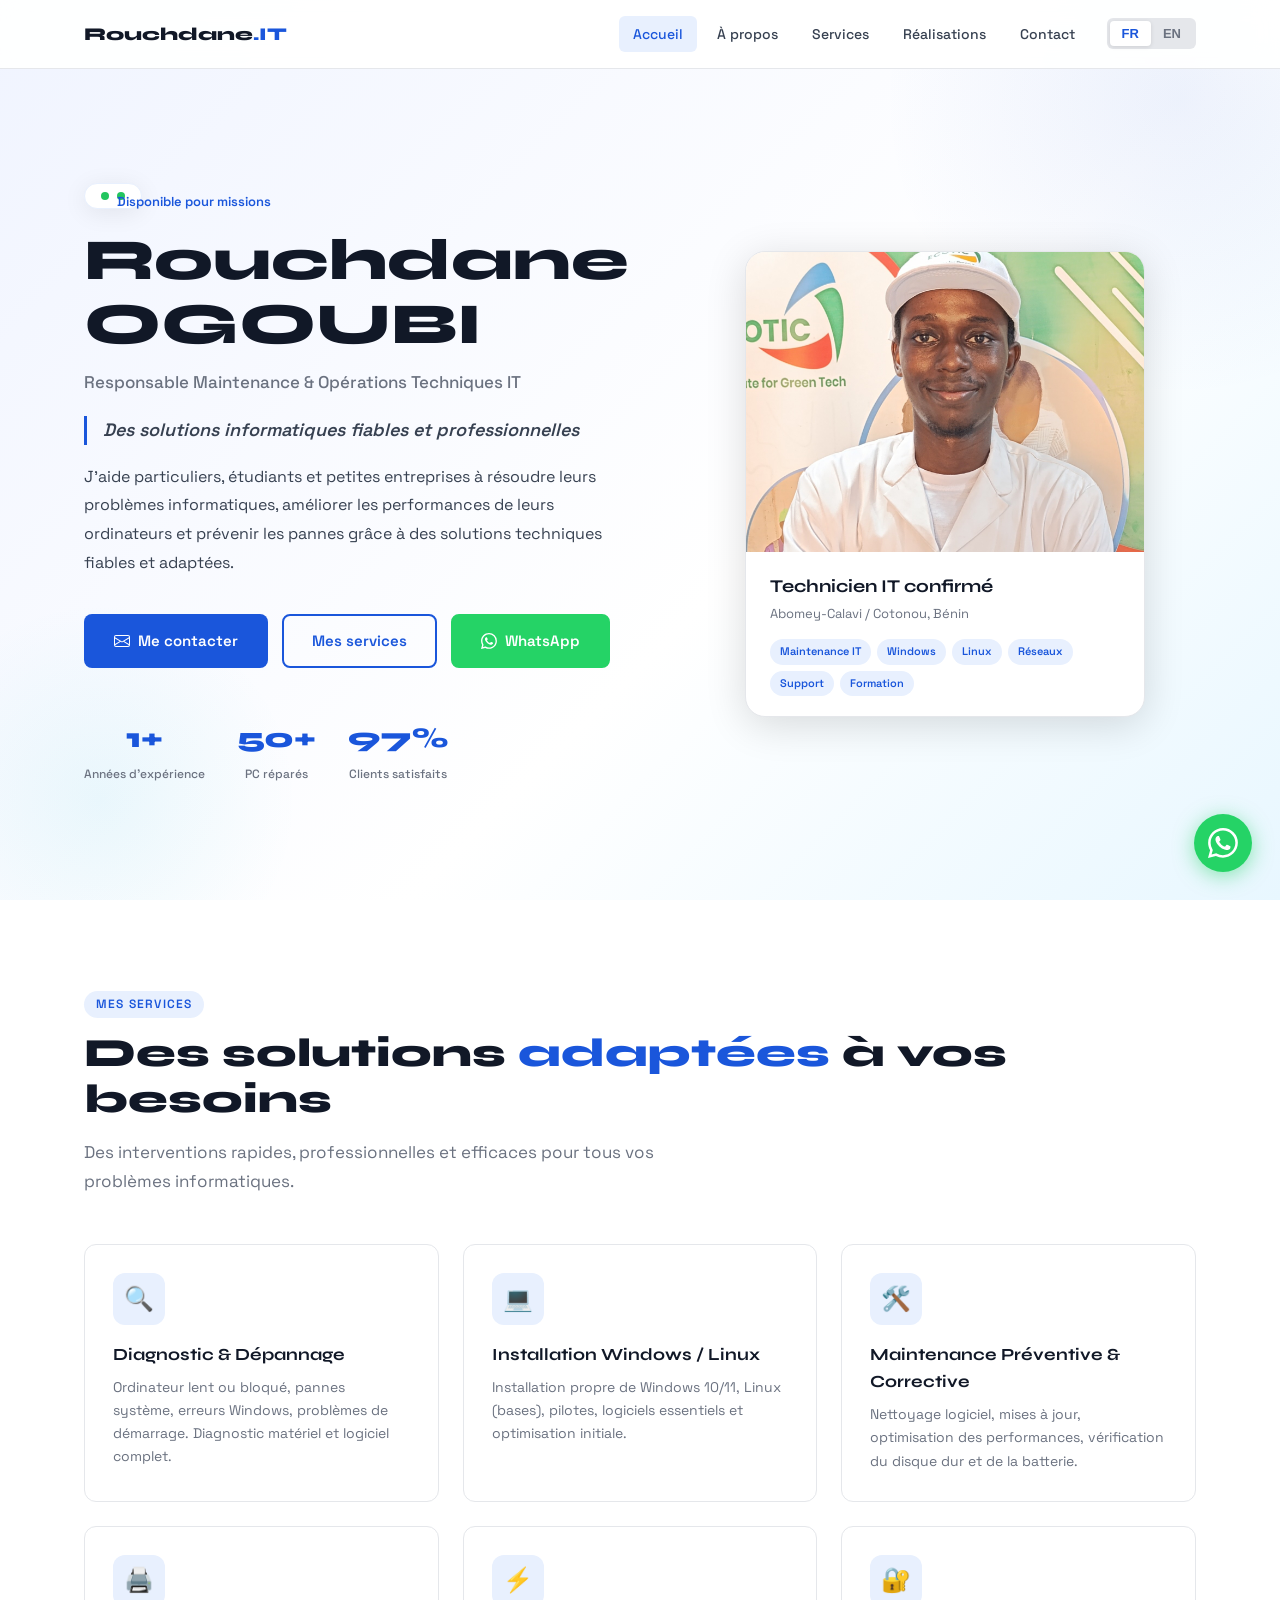
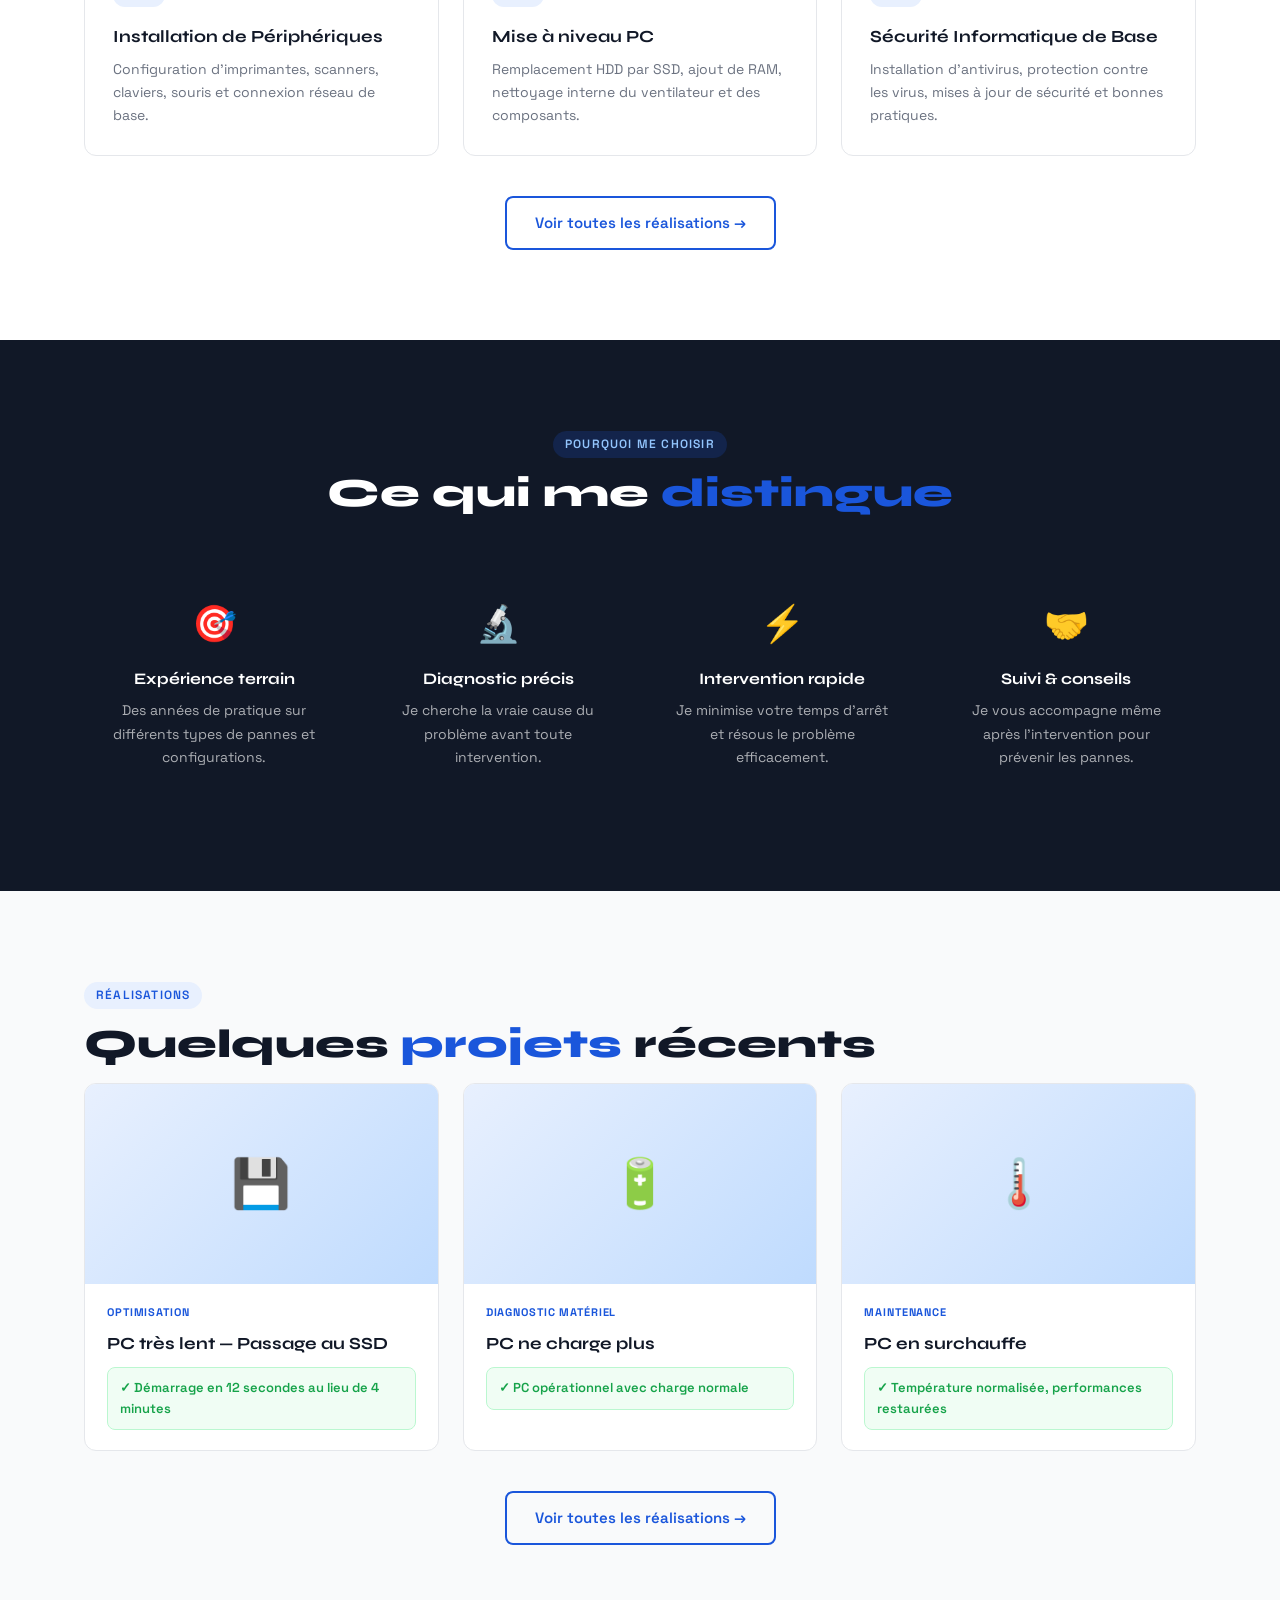
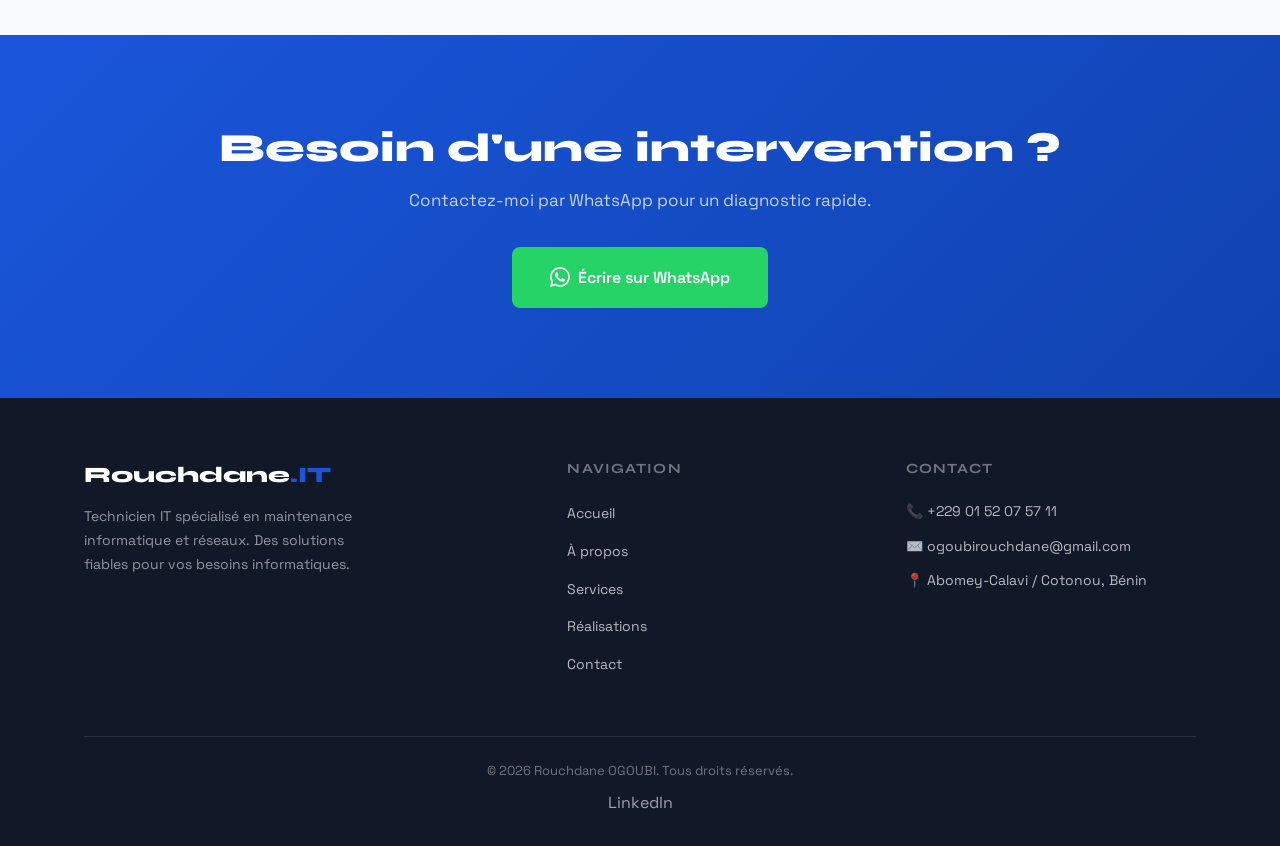
<file: index.html>
<!DOCTYPE html>
<html lang="fr">
<head>
  <meta charset="UTF-8" />
  <meta name="viewport" content="width=device-width, initial-scale=1.0" />
  <title>Rouchdane OGOUBI — Maintenance Informatique IT</title>
  <meta name="description" content="Technicien IT spécialisé en maintenance informatique et réseaux. Dépannage, installation, maintenance préventive. Abomey-Calavi / Cotonou, Bénin." />
  <link rel="stylesheet" href="style.css" />
</head>
<body>

<!-- NAVBAR -->
<nav class="navbar">
  <div class="container nav-inner">
    <a href="index.html" class="nav-logo">Rouchdane<span>.IT</span></a>
    <div class="nav-links">
      <a href="index.html"      data-i18n="nav_home">Accueil</a>
      <a href="about.html"      data-i18n="nav_about">À propos</a>
      <a href="services.html"   data-i18n="nav_services">Services</a>
      <a href="portfolio.html"  data-i18n="nav_portfolio">Réalisations</a>
      <a href="contact.html"    data-i18n="nav_contact">Contact</a>
      <div class="lang-switch">
        <button class="lang-btn active" data-lang="fr">FR</button>
        <button class="lang-btn" data-lang="en">EN</button>
      </div>
    </div>
    <div class="hamburger">
      <span></span><span></span><span></span>
    </div>
  </div>
  <div class="mobile-menu">
    <a href="index.html"     data-i18n="nav_home">Accueil</a>
    <a href="about.html"     data-i18n="nav_about">À propos</a>
    <a href="services.html"  data-i18n="nav_services">Services</a>
    <a href="portfolio.html" data-i18n="nav_portfolio">Réalisations</a>
    <a href="contact.html"   data-i18n="nav_contact">Contact</a>
    <div class="lang-switch" style="margin-top:12px;">
      <button class="lang-btn active" data-lang="fr">FR</button>
      <button class="lang-btn" data-lang="en">EN</button>
    </div>
  </div>
</nav>

<!-- HERO -->
<section class="hero">
  <div class="container hero-grid">
    <div class="hero-text">
      <div class="hero-badge">
        <span></span>
        <span data-i18n="hero_badge">Disponible pour missions</span>
      </div>
      <h1 class="hero-name" data-i18n="hero_title">Rouchdane OGOUBI</h1>
      <p class="hero-title" data-i18n="hero_subtitle">Responsable Maintenance &amp; Opérations Techniques IT</p>
      <p class="hero-slogan" data-i18n="hero_slogan">Des solutions informatiques fiables et professionnelles</p>
      <p class="hero-desc" data-i18n="hero_desc">J'aide particuliers, étudiants et petites entreprises à résoudre leurs problèmes informatiques...</p>
      <div class="hero-btns">
        <a href="contact.html" class="btn btn-primary">
          <svg xmlns="http://www.w3.org/2000/svg" width="16" height="16" fill="currentColor" viewBox="0 0 16 16"><path d="M0 4a2 2 0 0 1 2-2h12a2 2 0 0 1 2 2v8a2 2 0 0 1-2 2H2a2 2 0 0 1-2-2V4zm2-1a1 1 0 0 0-1 1v.217l7 4.2 7-4.2V4a1 1 0 0 0-1-1H2zm13 2.383-4.708 2.825L15 11.105V5.383zm-.034 6.876-5.64-3.471L8 9.583l-1.326-.795-5.64 3.47A1 1 0 0 0 2 13h12a1 1 0 0 0 .966-.741zM1 11.105l4.708-2.897L1 5.383v5.722z"/></svg>
          <span data-i18n="hero_btn1">Me contacter</span>
        </a>
        <a href="services.html" class="btn btn-outline" data-i18n="hero_btn2">Mes services</a>
        <a href="https://wa.me/2290152075711" target="_blank" class="btn btn-wa">
          <svg xmlns="http://www.w3.org/2000/svg" width="16" height="16" fill="currentColor" viewBox="0 0 16 16"><path d="M13.601 2.326A7.85 7.85 0 0 0 7.994 0C3.627 0 .068 3.558.064 7.926c0 1.399.366 2.76 1.057 3.965L0 16l4.204-1.102a7.9 7.9 0 0 0 3.79.965h.004c4.368 0 7.926-3.558 7.93-7.93A7.9 7.9 0 0 0 13.6 2.326zM7.994 14.521a6.6 6.6 0 0 1-3.356-.92l-.24-.144-2.494.654.666-2.433-.156-.251a6.56 6.56 0 0 1-1.007-3.505c0-3.626 2.957-6.584 6.591-6.584a6.56 6.56 0 0 1 4.66 1.931 6.56 6.56 0 0 1 1.928 4.66c-.004 3.639-2.961 6.592-6.592 6.592m3.615-4.934c-.197-.099-1.17-.578-1.353-.646-.182-.065-.315-.099-.445.099-.133.197-.513.646-.627.775-.114.133-.232.148-.43.05-.197-.1-.836-.308-1.592-.985-.59-.525-.985-1.175-1.103-1.372-.114-.198-.011-.304.088-.403.087-.088.197-.232.296-.346.1-.114.133-.198.198-.33.065-.134.034-.248-.015-.347-.05-.099-.445-1.076-.612-1.47-.16-.389-.323-.335-.445-.34-.114-.007-.247-.007-.38-.007a.73.73 0 0 0-.529.247c-.182.198-.691.677-.691 1.654s.71 1.916.81 2.049c.098.133 1.394 2.132 3.383 2.992.47.205.84.326 1.129.418.475.152.904.129 1.246.08.38-.058 1.171-.48 1.338-.943.164-.464.164-.86.114-.943-.049-.084-.182-.133-.38-.232"/></svg>
          <span data-i18n="hero_btn3">WhatsApp</span>
        </a>
      </div>
      <div class="hero-stats">
        <div class="stat-item">
          <span class="stat-num">1+</span>
          <span class="stat-label" data-i18n="hero_stat1">Années d'expérience</span>
        </div>
        <div class="stat-item">
          <span class="stat-num">50+</span>
          <span class="stat-label" data-i18n="hero_stat2">PC réparés</span>
        </div>
        <div class="stat-item">
          <span class="stat-num">97%</span>
          <span class="stat-label" data-i18n="hero_stat3">Clients satisfaits</span>
        </div>
      </div>
    </div>

      <div class="hero-visual">
      <div class="hero-card">
        <div class="hero-img-wrap">
          <img src="img_ecotic.jpg" alt="Rouchdane OGOUBI — ECOTIC" />
        </div>
        <div class="hero-card-info">
          <h3 data-i18n="hero_card_title">Technicien IT confirmé</h3>
          <p data-i18n="hero_card_sub">Abomey-Calavi / Cotonou, Bénin</p>
          <div class="hero-card-skills">
            <span class="skill-chip">Maintenance IT</span>
            <span class="skill-chip">Windows</span>
            <span class="skill-chip">Linux</span>
            <span class="skill-chip">Réseaux</span>
            <span class="skill-chip">Support</span>
            <span class="skill-chip">Formation</span>
          </div>
        </div>
      </div>
    </div>
  </div>
</section>

<!-- SERVICES PREVIEW -->
<section class="section">
  <div class="container">
    <div class="fade-up">
      <span class="tag" data-i18n="services_tag">Mes Services</span>
      <h2 class="section-title" data-i18n="services_title">Des solutions <span>adaptées</span> à vos besoins</h2>
      <p class="section-sub" data-i18n="services_sub">Des interventions rapides, professionnelles et efficaces pour tous vos problèmes informatiques.</p>
    </div>
    <div class="services-grid">
      <div class="service-card fade-up">
        <div class="service-icon">🔍</div>
        <h3 data-i18n="s1_title">Diagnostic & Dépannage</h3>
        <p data-i18n="s1_desc">Ordinateur lent ou bloqué, pannes système, erreurs Windows.</p>
      </div>
      <div class="service-card fade-up">
        <div class="service-icon">💻</div>
        <h3 data-i18n="s2_title">Installation Windows / Linux</h3>
        <p data-i18n="s2_desc">Installation propre, pilotes, logiciels essentiels.</p>
      </div>
      <div class="service-card fade-up">
        <div class="service-icon">🛠️</div>
        <h3 data-i18n="s3_title">Maintenance Préventive & Corrective</h3>
        <p data-i18n="s3_desc">Nettoyage, mises à jour, optimisation, prévention des pannes.</p>
      </div>
      <div class="service-card fade-up">
        <div class="service-icon">🖨️</div>
        <h3 data-i18n="s4_title">Installation de Périphériques</h3>
        <p data-i18n="s4_desc">Imprimantes, scanners, claviers, souris, réseau.</p>
      </div>
      <div class="service-card fade-up">
        <div class="service-icon">⚡</div>
        <h3 data-i18n="s5_title">Mise à niveau PC</h3>
        <p data-i18n="s5_desc">Remplacement HDD/SSD, ajout RAM, nettoyage interne.</p>
      </div>
      <div class="service-card fade-up">
        <div class="service-icon">🔐</div>
        <h3 data-i18n="s6_title">Sécurité Informatique de Base</h3>
        <p data-i18n="s6_desc">Antivirus, protection contre virus, bonnes pratiques.</p>
      </div>
    </div>
    <div style="text-align:center;margin-top:40px;">
      <a href="services.html" class="btn btn-outline" data-i18n="portfolio_link">Voir toutes les réalisations →</a>
    </div>
  </div>
</section>

<!-- WHY CHOOSE ME -->
<section class="section section-dark">
  <div class="container">
    <div class="fade-up" style="text-align:center;margin-bottom:48px;">
      <span class="tag" style="background:rgba(26,86,219,.2);color:#93c5fd;" data-i18n="why_tag">Pourquoi me choisir</span>
      <h2 class="section-title" style="color:white;" data-i18n="why_title">Ce qui me <span>distingue</span></h2>
    </div>
    <div class="why-grid">
      <div class="why-card fade-up">
        <span class="why-icon">🎯</span>
        <h3 data-i18n="why1_title">Expérience terrain</h3>
        <p data-i18n="why1_desc">Des années de pratique sur différents types de pannes et configurations.</p>
      </div>
      <div class="why-card fade-up">
        <span class="why-icon">🔬</span>
        <h3 data-i18n="why2_title">Diagnostic précis</h3>
        <p data-i18n="why2_desc">Je cherche la vraie cause du problème avant toute intervention.</p>
      </div>
      <div class="why-card fade-up">
        <span class="why-icon">⚡</span>
        <h3 data-i18n="why3_title">Intervention rapide</h3>
        <p data-i18n="why3_desc">Je minimise votre temps d'arrêt et résous le problème efficacement.</p>
      </div>
      <div class="why-card fade-up">
        <span class="why-icon">🤝</span>
        <h3 data-i18n="why4_title">Suivi & conseils</h3>
        <p data-i18n="why4_desc">Je vous accompagne même après l'intervention pour prévenir les pannes.</p>
      </div>
    </div>
  </div>
</section>

<!-- PORTFOLIO PREVIEW -->
<section class="section section-alt">
  <div class="container">
    <div class="fade-up">
      <span class="tag" data-i18n="portfolio_tag">Réalisations</span>
      <h2 class="section-title" data-i18n="portfolio_title">Quelques <span>projets</span> récents</h2>
    </div>
    <div class="portfolio-grid">
      <div class="portfolio-card fade-up">
        <div class="portfolio-img">💾</div>
        <div class="portfolio-body">
          <p class="portfolio-type" data-i18n="p1_type">Optimisation</p>
          <h3 data-i18n="p1_title">PC très lent — Passage au SSD</h3>
          <div class="portfolio-result" data-i18n="p1_res">Démarrage en 12 secondes au lieu de 4 minutes</div>
        </div>
      </div>
      <div class="portfolio-card fade-up">
        <div class="portfolio-img">🔋</div>
        <div class="portfolio-body">
          <p class="portfolio-type" data-i18n="p2_type">Diagnostic Matériel</p>
          <h3 data-i18n="p2_title">PC ne charge plus</h3>
          <div class="portfolio-result" data-i18n="p2_res">PC opérationnel avec charge normale</div>
        </div>
      </div>
      <div class="portfolio-card fade-up">
        <div class="portfolio-img">🌡️</div>
        <div class="portfolio-body">
          <p class="portfolio-type" data-i18n="p3_type">Maintenance</p>
          <h3 data-i18n="p3_title">PC en surchauffe</h3>
          <div class="portfolio-result" data-i18n="p3_res">Température normalisée, performances restaurées</div>
        </div>
      </div>
    </div>
    <div style="text-align:center;margin-top:40px;">
      <a href="portfolio.html" class="btn btn-outline" data-i18n="portfolio_link">Voir toutes les réalisations →</a>
    </div>
  </div>
</section>

<!-- CTA -->
<section class="section" style="background:linear-gradient(135deg,#1a56db,#1043b0);color:white;text-align:center;">
  <div class="container fade-up">
    <h2 class="section-title" style="color:white;" data-i18n="cta_title">Besoin d'une intervention ?</h2>
    <p style="color:rgba(255,255,255,.75);font-size:17px;margin-bottom:32px;" data-i18n="cta_desc">Contactez-moi par WhatsApp pour un diagnostic rapide.</p>
    <a href="https://wa.me/2290152075711" target="_blank" class="btn btn-wa" style="font-size:16px;padding:16px 36px;">
      <svg xmlns="http://www.w3.org/2000/svg" width="20" height="20" fill="currentColor" viewBox="0 0 16 16"><path d="M13.601 2.326A7.85 7.85 0 0 0 7.994 0C3.627 0 .068 3.558.064 7.926c0 1.399.366 2.76 1.057 3.965L0 16l4.204-1.102a7.9 7.9 0 0 0 3.79.965h.004c4.368 0 7.926-3.558 7.93-7.93A7.9 7.9 0 0 0 13.6 2.326zM7.994 14.521a6.6 6.6 0 0 1-3.356-.92l-.24-.144-2.494.654.666-2.433-.156-.251a6.56 6.56 0 0 1-1.007-3.505c0-3.626 2.957-6.584 6.591-6.584a6.56 6.56 0 0 1 4.66 1.931 6.56 6.56 0 0 1 1.928 4.66c-.004 3.639-2.961 6.592-6.592 6.592m3.615-4.934c-.197-.099-1.17-.578-1.353-.646-.182-.065-.315-.099-.445.099-.133.197-.513.646-.627.775-.114.133-.232.148-.43.05-.197-.1-.836-.308-1.592-.985-.59-.525-.985-1.175-1.103-1.372-.114-.198-.011-.304.088-.403.087-.088.197-.232.296-.346.1-.114.133-.198.198-.33.065-.134.034-.248-.015-.347-.05-.099-.445-1.076-.612-1.47-.16-.389-.323-.335-.445-.34-.114-.007-.247-.007-.38-.007a.73.73 0 0 0-.529.247c-.182.198-.691.677-.691 1.654s.71 1.916.81 2.049c.098.133 1.394 2.132 3.383 2.992.47.205.84.326 1.129.418.475.152.904.129 1.246.08.38-.058 1.171-.48 1.338-.943.164-.464.164-.86.114-.943-.049-.084-.182-.133-.38-.232"/></svg>
      <span data-i18n="cta_btn">Écrire sur WhatsApp</span>
    </a>
  </div>
</section>

<!-- FOOTER -->
<footer class="footer">
  <div class="container">
    <div class="footer-grid">
      <div class="footer-brand">
        <div class="footer-logo">Rouchdane<span>.IT</span></div>
        <p data-i18n="footer_desc">Technicien IT spécialisé en maintenance informatique et réseaux.</p>
      </div>
      <div>
        <div class="footer-heading" data-i18n="footer_nav">Navigation</div>
        <ul class="footer-links">
          <li><a href="index.html" data-i18n="nav_home">Accueil</a></li>
          <li><a href="about.html" data-i18n="nav_about">À propos</a></li>
          <li><a href="services.html" data-i18n="nav_services">Services</a></li>
          <li><a href="portfolio.html" data-i18n="nav_portfolio">Réalisations</a></li>
          <li><a href="contact.html" data-i18n="nav_contact">Contact</a></li>
        </ul>
      </div>
      <div>
        <div class="footer-heading" data-i18n="footer_contact">Contact</div>
        <ul class="footer-contact">
          <li>📞 +229 01 52 07 57 11</li>
          <li>✉️ ogoubirouchdane@gmail.com</li>
          <li>📍 Abomey-Calavi / Cotonou, Bénin</li>
        </ul>
      </div>
    </div>
    <div class="footer-bottom">
      <p data-i18n="footer_copy">© 2026 Rouchdane OGOUBI. Tous droits réservés.</p>
      <a href="https://www.linkedin.com/in/rouchdane-ogoubi" target="_blank">LinkedIn</a>
    </div>
  </div>
</footer>

<!-- WhatsApp Float -->
<a class="wa-float" href="https://wa.me/2290152075711" target="_blank" title="WhatsApp">
  <svg xmlns="http://www.w3.org/2000/svg" viewBox="0 0 16 16"><path d="M13.601 2.326A7.85 7.85 0 0 0 7.994 0C3.627 0 .068 3.558.064 7.926c0 1.399.366 2.76 1.057 3.965L0 16l4.204-1.102a7.9 7.9 0 0 0 3.79.965h.004c4.368 0 7.926-3.558 7.93-7.93A7.9 7.9 0 0 0 13.6 2.326zM7.994 14.521a6.6 6.6 0 0 1-3.356-.92l-.24-.144-2.494.654.666-2.433-.156-.251a6.56 6.56 0 0 1-1.007-3.505c0-3.626 2.957-6.584 6.591-6.584a6.56 6.56 0 0 1 4.66 1.931 6.56 6.56 0 0 1 1.928 4.66c-.004 3.639-2.961 6.592-6.592 6.592m3.615-4.934c-.197-.099-1.17-.578-1.353-.646-.182-.065-.315-.099-.445.099-.133.197-.513.646-.627.775-.114.133-.232.148-.43.05-.197-.1-.836-.308-1.592-.985-.59-.525-.985-1.175-1.103-1.372-.114-.198-.011-.304.088-.403.087-.088.197-.232.296-.346.1-.114.133-.198.198-.33.065-.134.034-.248-.015-.347-.05-.099-.445-1.076-.612-1.47-.16-.389-.323-.335-.445-.34-.114-.007-.247-.007-.38-.007a.73.73 0 0 0-.529.247c-.182.198-.691.677-.691 1.654s.71 1.916.81 2.049c.098.133 1.394 2.132 3.383 2.992.47.205.84.326 1.129.418.475.152.904.129 1.246.08.38-.058 1.171-.48 1.338-.943.164-.464.164-.86.114-.943-.049-.084-.182-.133-.38-.232"/></svg>
</a>

<script src="script.js"></script>
</body>
</html>
</file>
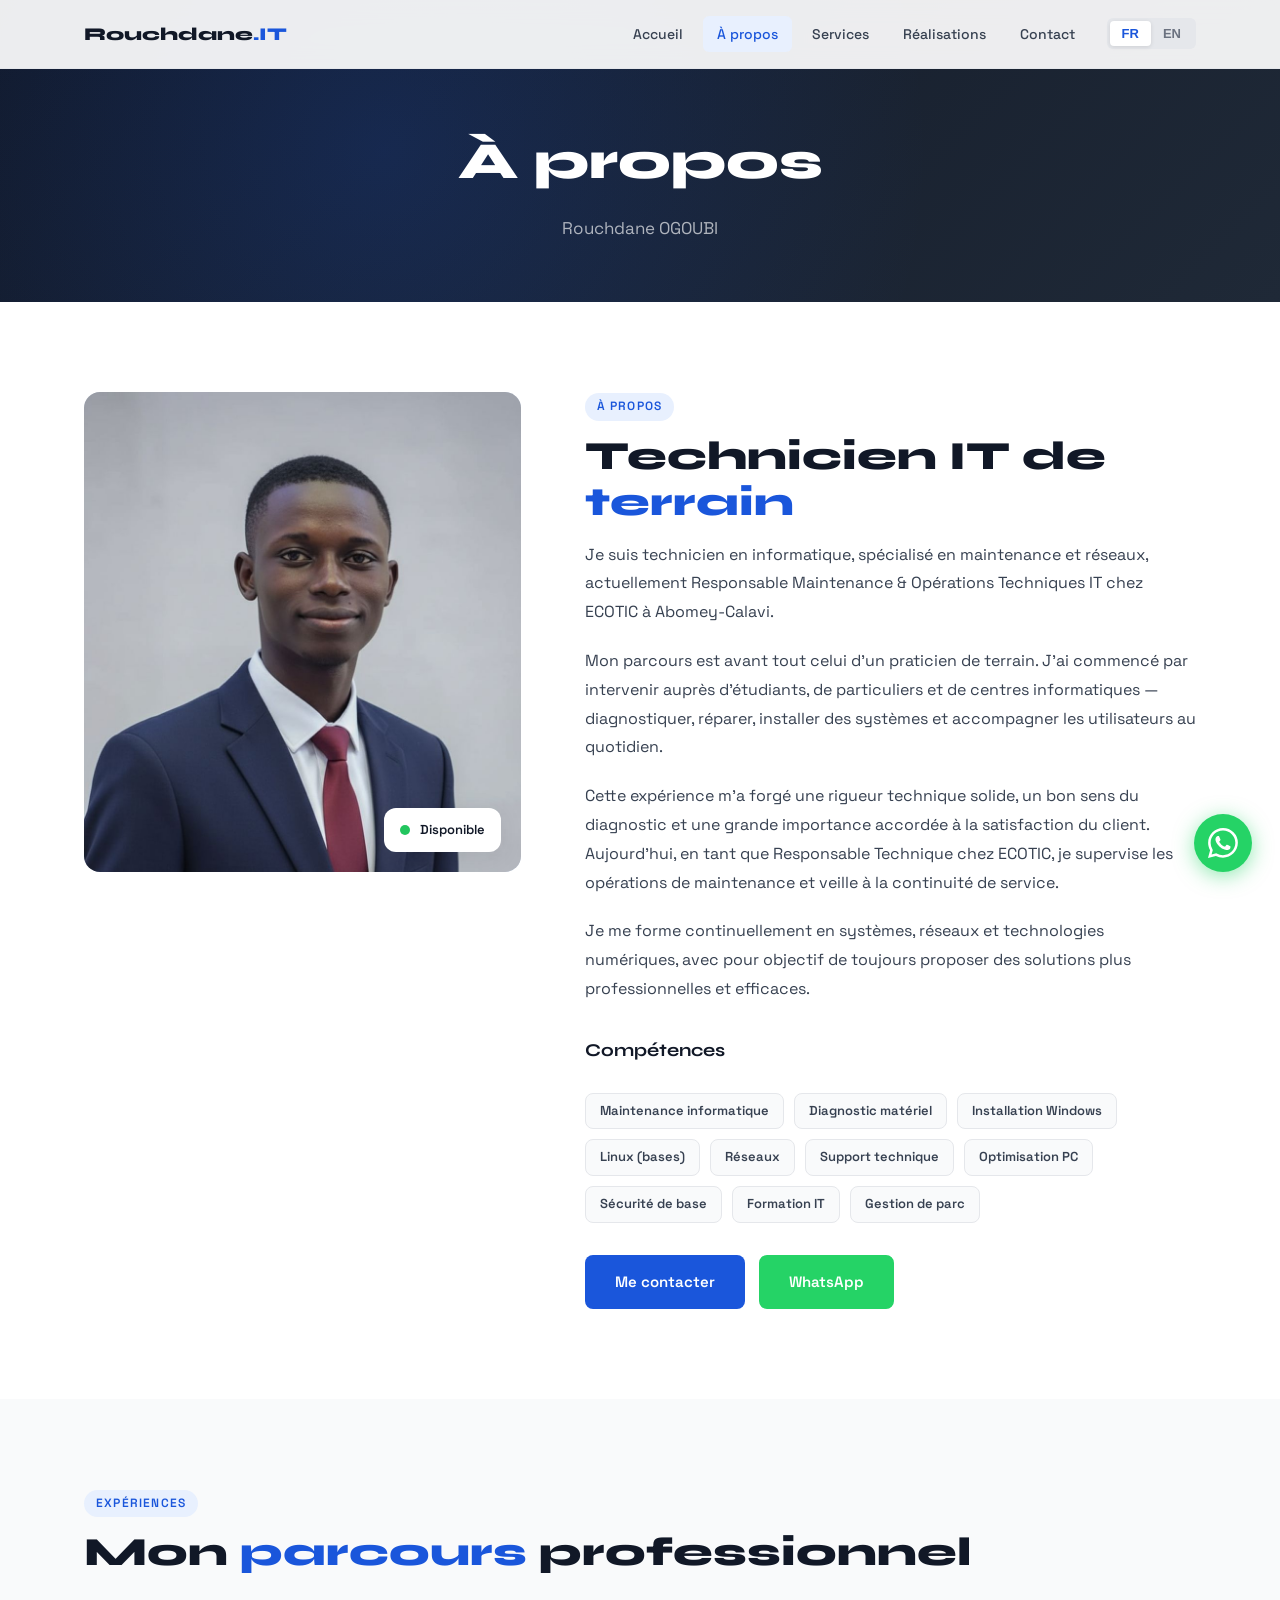
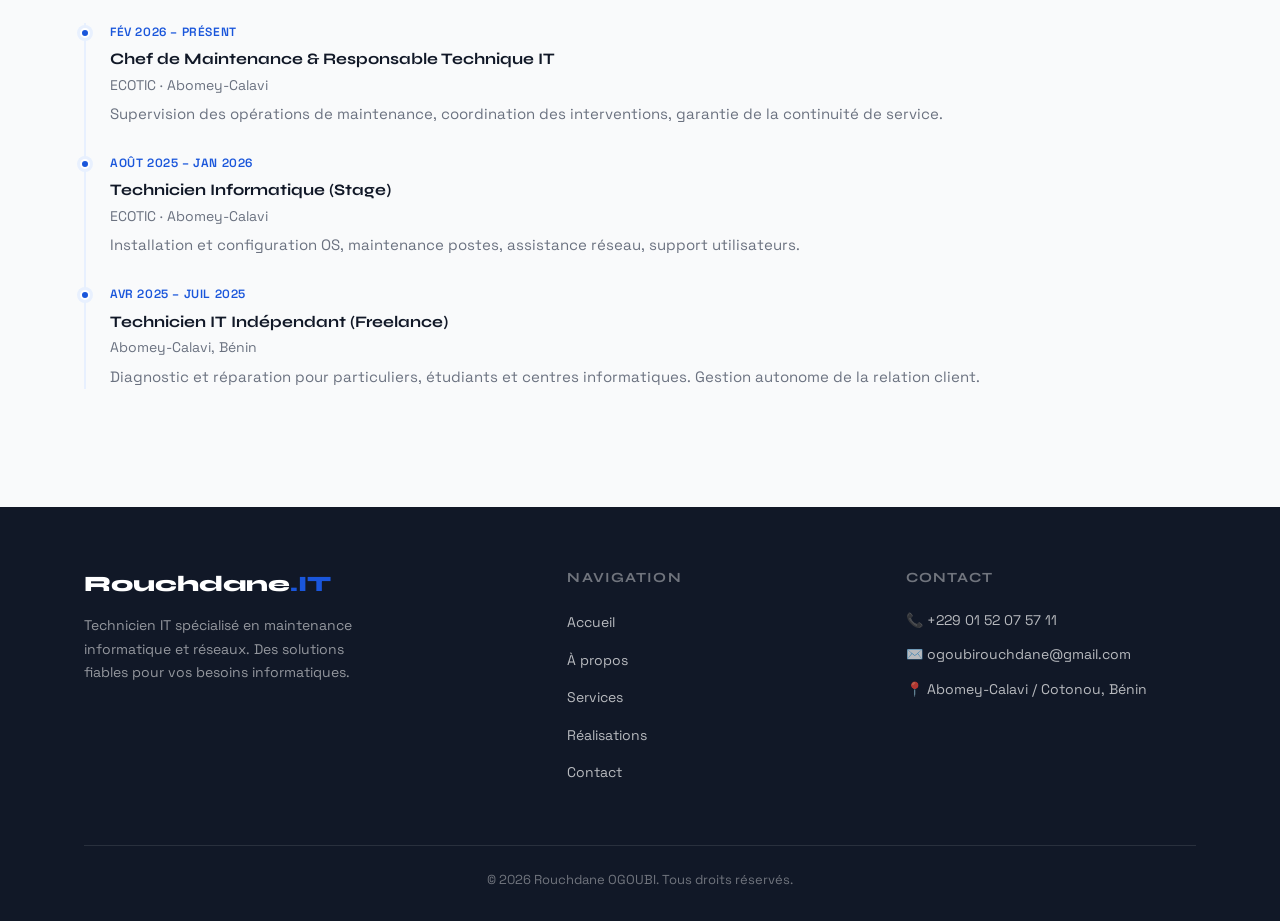
<file: about.html>
<!DOCTYPE html>
<html lang="fr">
<head>
  <meta charset="UTF-8" />
  <meta name="viewport" content="width=device-width, initial-scale=1.0" />
  <title>À propos — Rouchdane OGOUBI</title>
  <link rel="stylesheet" href="style.css" />
</head>
<body>

<nav class="navbar">
  <div class="container nav-inner">
    <a href="index.html" class="nav-logo">Rouchdane<span>.IT</span></a>
    <div class="nav-links">
      <a href="index.html"     data-i18n="nav_home">Accueil</a>
      <a href="about.html"     data-i18n="nav_about">À propos</a>
      <a href="services.html"  data-i18n="nav_services">Services</a>
      <a href="portfolio.html" data-i18n="nav_portfolio">Réalisations</a>
      <a href="contact.html"   data-i18n="nav_contact">Contact</a>
      <div class="lang-switch">
        <button class="lang-btn active" data-lang="fr">FR</button>
        <button class="lang-btn" data-lang="en">EN</button>
      </div>
    </div>
    <div class="hamburger"><span></span><span></span><span></span></div>
  </div>
  <div class="mobile-menu">
    <a href="index.html"     data-i18n="nav_home">Accueil</a>
    <a href="about.html"     data-i18n="nav_about">À propos</a>
    <a href="services.html"  data-i18n="nav_services">Services</a>
    <a href="portfolio.html" data-i18n="nav_portfolio">Réalisations</a>
    <a href="contact.html"   data-i18n="nav_contact">Contact</a>
    <div class="lang-switch" style="margin-top:12px;">
      <button class="lang-btn active" data-lang="fr">FR</button>
      <button class="lang-btn" data-lang="en">EN</button>
    </div>
  </div>
</nav>

<div class="page-hero">
  <h1 data-i18n="about_tag">À propos</h1>
  <p>Rouchdane OGOUBI</p>
</div>

<!-- ABOUT -->
<section class="section">
  <div class="container about-grid">
    <div>
      <div class="about-img-wrap">
        <img src="img_pro.jpg" alt="Rouchdane OGOUBI" style="width:100%;height:100%;object-fit:cover;object-position:top;" />
        <div class="about-badge">
          <span class="dot"></span>
          <span data-i18n="about_available">Disponible</span>
        </div>
      </div>
    </div>

    <div class="about-content fade-up">
      <span class="tag" data-i18n="about_tag">À propos</span>
      <h2 class="section-title" data-i18n="about_title">Technicien IT de <span>terrain</span></h2>
      <p data-i18n="about_p1">Je suis technicien en informatique, spécialisé en maintenance et réseaux...</p>
      <p data-i18n="about_p2">Mon parcours est avant tout celui d'un praticien de terrain...</p>
      <p data-i18n="about_p3">Cette expérience m'a forgé une rigueur technique solide...</p>
      <p data-i18n="about_p4">Je me forme continuellement en systèmes, réseaux et technologies numériques...</p>

      <h3 style="font-family:var(--font-head);font-size:18px;font-weight:700;margin-top:32px;margin-bottom:16px;" data-i18n="about_skills">Compétences</h3>
      <div class="skills-list">
        <span class="skill-tag">Maintenance informatique</span>
        <span class="skill-tag">Diagnostic matériel</span>
        <span class="skill-tag">Installation Windows</span>
        <span class="skill-tag">Linux (bases)</span>
        <span class="skill-tag">Réseaux</span>
        <span class="skill-tag">Support technique</span>
        <span class="skill-tag">Optimisation PC</span>
        <span class="skill-tag">Sécurité de base</span>
        <span class="skill-tag">Formation IT</span>
        <span class="skill-tag">Gestion de parc</span>
      </div>

      <div style="margin-top:28px;display:flex;gap:14px;flex-wrap:wrap;">
        <a href="contact.html" class="btn btn-primary" data-i18n="hero_btn1">Me contacter</a>
        <a href="https://wa.me/2290152075711" target="_blank" class="btn btn-wa" data-i18n="hero_btn3">WhatsApp</a>
      </div>
    </div>
  </div>
</section>

<!-- EXPERIENCE -->
<section class="section section-alt">
  <div class="container">
    <div class="fade-up" style="margin-bottom:48px;">
      <span class="tag" data-i18n="exp_tag">Expériences</span>
      <h2 class="section-title" data-i18n="exp_title">Mon <span>parcours</span> professionnel</h2>
    </div>
    <div class="timeline fade-up">
      <div class="tl-item">
        <div class="tl-date" data-i18n="exp1_date">Fév 2026 – Présent</div>
        <h4 data-i18n="exp1_title">Chef de Maintenance & Responsable Technique IT</h4>
        <p data-i18n="exp1_place">ECOTIC · Abomey-Calavi</p>
        <p style="margin-top:6px;font-size:15px;" data-i18n="exp1_desc">Supervision des opérations de maintenance, coordination des interventions...</p>
      </div>
      <div class="tl-item">
        <div class="tl-date" data-i18n="exp2_date">Août 2025 – Jan 2026</div>
        <h4 data-i18n="exp2_title">Technicien Informatique (Stage)</h4>
        <p data-i18n="exp2_place">ECOTIC · Abomey-Calavi</p>
        <p style="margin-top:6px;font-size:15px;" data-i18n="exp2_desc">Installation et configuration OS, maintenance postes, assistance réseau...</p>
      </div>
      <div class="tl-item">
        <div class="tl-date" data-i18n="exp3_date">Avr 2025 – Juil 2025</div>
        <h4 data-i18n="exp3_title">Technicien IT Indépendant (Freelance)</h4>
        <p data-i18n="exp3_place">Abomey-Calavi, Bénin</p>
        <p style="margin-top:6px;font-size:15px;" data-i18n="exp3_desc">Diagnostic et réparation pour particuliers, étudiants et centres informatiques...</p>
      </div>
    </div>
  </div>
</section>

<footer class="footer">
  <div class="container">
    <div class="footer-grid">
      <div class="footer-brand">
        <div class="footer-logo">Rouchdane<span>.IT</span></div>
        <p data-i18n="footer_desc">Technicien IT spécialisé en maintenance informatique et réseaux.</p>
      </div>
      <div>
        <div class="footer-heading" data-i18n="footer_nav">Navigation</div>
        <ul class="footer-links">
          <li><a href="index.html" data-i18n="nav_home">Accueil</a></li>
          <li><a href="about.html" data-i18n="nav_about">À propos</a></li>
          <li><a href="services.html" data-i18n="nav_services">Services</a></li>
          <li><a href="portfolio.html" data-i18n="nav_portfolio">Réalisations</a></li>
          <li><a href="contact.html" data-i18n="nav_contact">Contact</a></li>
        </ul>
      </div>
      <div>
        <div class="footer-heading" data-i18n="footer_contact">Contact</div>
        <ul class="footer-contact">
          <li>📞 +229 01 52 07 57 11</li>
          <li>✉️ ogoubirouchdane@gmail.com</li>
          <li>📍 Abomey-Calavi / Cotonou, Bénin</li>
        </ul>
      </div>
    </div>
    <div class="footer-bottom">
      <p data-i18n="footer_copy">© 2026 Rouchdane OGOUBI. Tous droits réservés.</p>
    </div>
  </div>
</footer>

<a class="wa-float" href="https://wa.me/2290152075711" target="_blank">
  <svg xmlns="http://www.w3.org/2000/svg" viewBox="0 0 16 16"><path d="M13.601 2.326A7.85 7.85 0 0 0 7.994 0C3.627 0 .068 3.558.064 7.926c0 1.399.366 2.76 1.057 3.965L0 16l4.204-1.102a7.9 7.9 0 0 0 3.79.965h.004c4.368 0 7.926-3.558 7.93-7.93A7.9 7.9 0 0 0 13.6 2.326zM7.994 14.521a6.6 6.6 0 0 1-3.356-.92l-.24-.144-2.494.654.666-2.433-.156-.251a6.56 6.56 0 0 1-1.007-3.505c0-3.626 2.957-6.584 6.591-6.584a6.56 6.56 0 0 1 4.66 1.931 6.56 6.56 0 0 1 1.928 4.66c-.004 3.639-2.961 6.592-6.592 6.592m3.615-4.934c-.197-.099-1.17-.578-1.353-.646-.182-.065-.315-.099-.445.099-.133.197-.513.646-.627.775-.114.133-.232.148-.43.05-.197-.1-.836-.308-1.592-.985-.59-.525-.985-1.175-1.103-1.372-.114-.198-.011-.304.088-.403.087-.088.197-.232.296-.346.1-.114.133-.198.198-.33.065-.134.034-.248-.015-.347-.05-.099-.445-1.076-.612-1.47-.16-.389-.323-.335-.445-.34-.114-.007-.247-.007-.38-.007a.73.73 0 0 0-.529.247c-.182.198-.691.677-.691 1.654s.71 1.916.81 2.049c.098.133 1.394 2.132 3.383 2.992.47.205.84.326 1.129.418.475.152.904.129 1.246.08.38-.058 1.171-.48 1.338-.943.164-.464.164-.86.114-.943-.049-.084-.182-.133-.38-.232"/></svg>
</a>
<script src="script.js"></script>
</body>
</html>
</file>
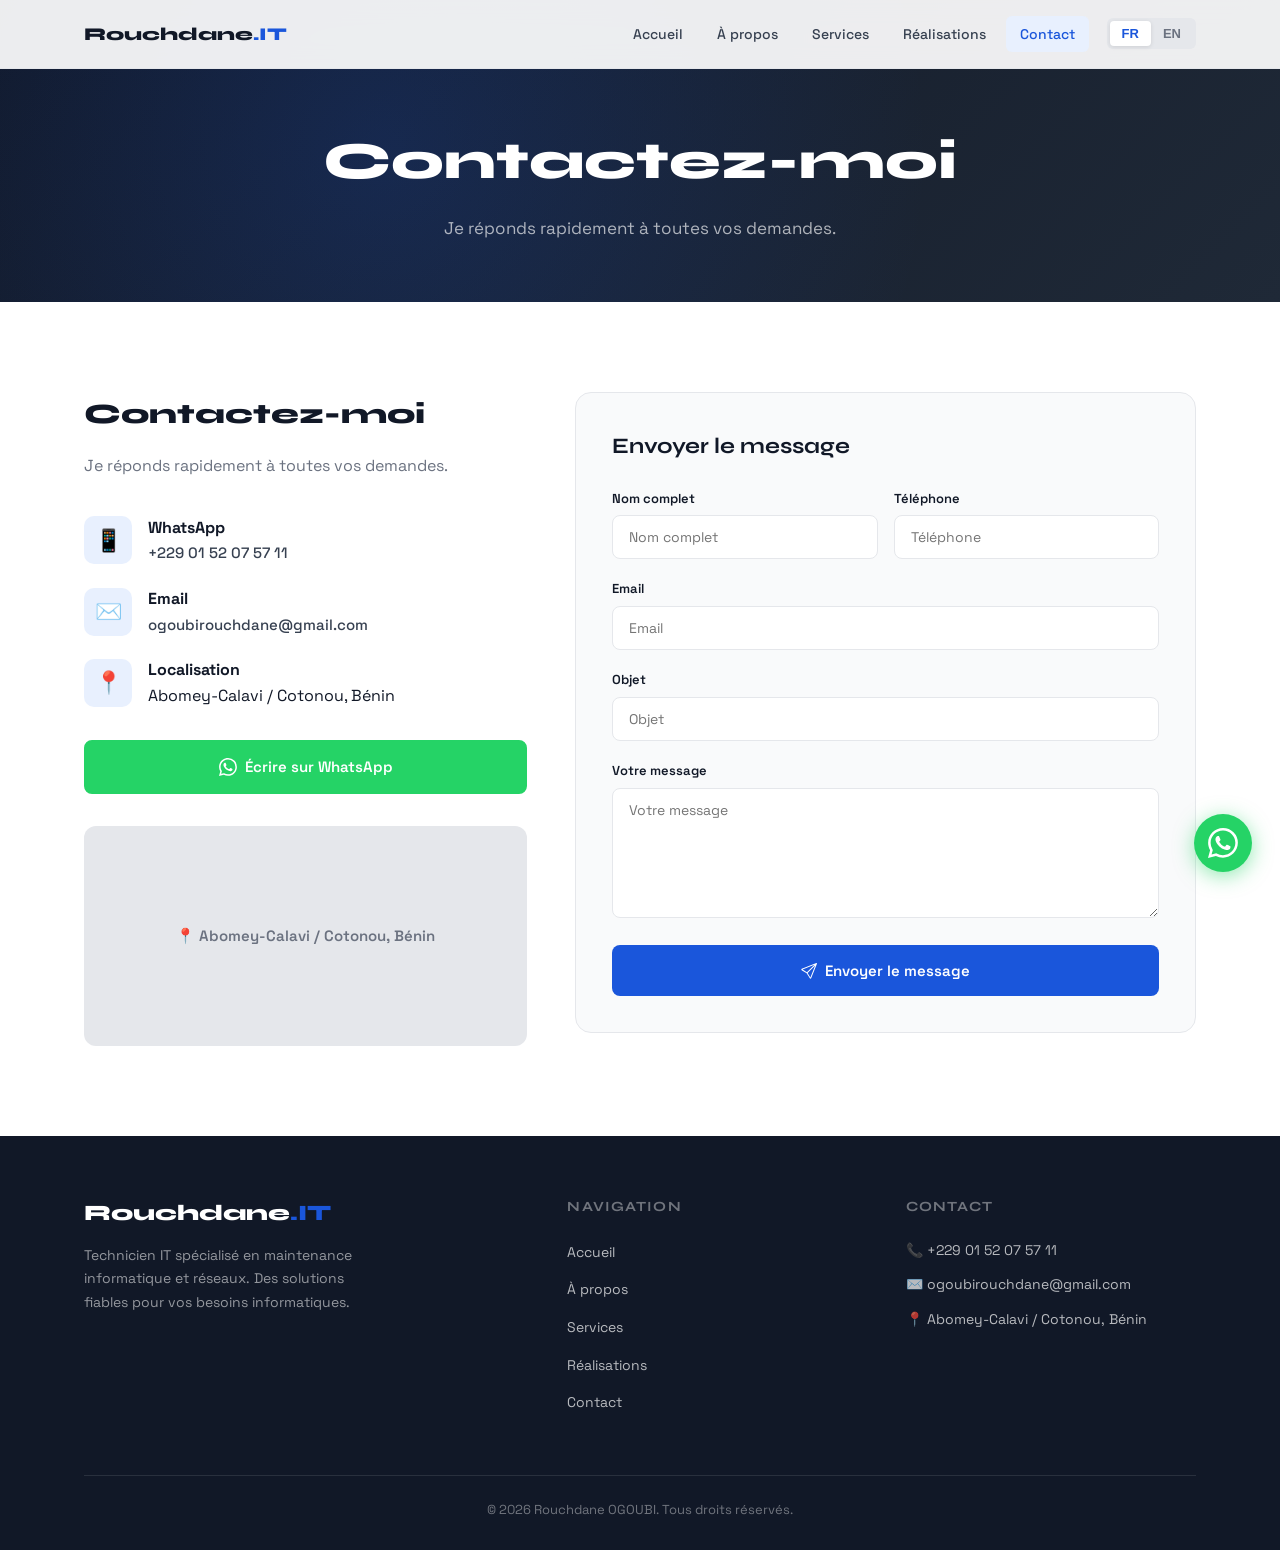
<file: contact.html>
<!DOCTYPE html>
<html lang="fr">
<head>
  <meta charset="UTF-8" />
  <meta name="viewport" content="width=device-width, initial-scale=1.0" />
  <title>Contact — Rouchdane OGOUBI</title>
  <link rel="stylesheet" href="style.css" />
</head>
<body>

<nav class="navbar">
  <div class="container nav-inner">
    <a href="index.html" class="nav-logo">Rouchdane<span>.IT</span></a>
    <div class="nav-links">
      <a href="index.html"     data-i18n="nav_home">Accueil</a>
      <a href="about.html"     data-i18n="nav_about">À propos</a>
      <a href="services.html"  data-i18n="nav_services">Services</a>
      <a href="portfolio.html" data-i18n="nav_portfolio">Réalisations</a>
      <a href="contact.html"   data-i18n="nav_contact">Contact</a>
      <div class="lang-switch">
        <button class="lang-btn active" data-lang="fr">FR</button>
        <button class="lang-btn" data-lang="en">EN</button>
      </div>
    </div>
    <div class="hamburger"><span></span><span></span><span></span></div>
  </div>
  <div class="mobile-menu">
    <a href="index.html"     data-i18n="nav_home">Accueil</a>
    <a href="about.html"     data-i18n="nav_about">À propos</a>
    <a href="services.html"  data-i18n="nav_services">Services</a>
    <a href="portfolio.html" data-i18n="nav_portfolio">Réalisations</a>
    <a href="contact.html"   data-i18n="nav_contact">Contact</a>
    <div class="lang-switch" style="margin-top:12px;">
      <button class="lang-btn active" data-lang="fr">FR</button>
      <button class="lang-btn" data-lang="en">EN</button>
    </div>
  </div>
</nav>

<div class="page-hero">
  <h1 data-i18n="page_contact_h">Contactez-moi</h1>
  <p data-i18n="page_contact_p">Je réponds rapidement à toutes vos demandes.</p>
</div>

<section class="section">
  <div class="container contact-grid">

    <!-- Contact Info -->
    <div class="fade-up">
      <h2 class="contact-info" style="font-family:var(--font-head);font-size:28px;font-weight:800;margin-bottom:16px;color:var(--dark);" data-i18n="page_contact_h">Contactez-moi</h2>
      <p style="color:var(--gray-mid);font-size:16px;margin-bottom:36px;" data-i18n="page_contact_p">Je réponds rapidement à toutes vos demandes.</p>

      <div class="contact-item">
        <div class="contact-icon">📱</div>
        <div>
          <strong data-i18n="contact_wa">WhatsApp</strong><br>
          <a href="https://wa.me/2290152075711" target="_blank">+229 01 52 07 57 11</a>
        </div>
      </div>
      <div class="contact-item">
        <div class="contact-icon">✉️</div>
        <div>
          <strong data-i18n="contact_email">Email</strong><br>
          <a href="mailto:ogoubirouchdane@gmail.com">ogoubirouchdane@gmail.com</a>
        </div>
      </div>
      <div class="contact-item">
        <div class="contact-icon">📍</div>
        <div>
          <strong data-i18n="contact_location">Localisation</strong><br>
          <span data-i18n="contact_loc_val">Abomey-Calavi / Cotonou, Bénin</span>
        </div>
      </div>

      <div style="margin-top:32px;">
        <a href="https://wa.me/2290152075711" target="_blank" class="btn btn-wa" style="width:100%;justify-content:center;">
          <svg xmlns="http://www.w3.org/2000/svg" width="18" height="18" fill="currentColor" viewBox="0 0 16 16"><path d="M13.601 2.326A7.85 7.85 0 0 0 7.994 0C3.627 0 .068 3.558.064 7.926c0 1.399.366 2.76 1.057 3.965L0 16l4.204-1.102a7.9 7.9 0 0 0 3.79.965h.004c4.368 0 7.926-3.558 7.93-7.93A7.9 7.9 0 0 0 13.6 2.326zM7.994 14.521a6.6 6.6 0 0 1-3.356-.92l-.24-.144-2.494.654.666-2.433-.156-.251a6.56 6.56 0 0 1-1.007-3.505c0-3.626 2.957-6.584 6.591-6.584a6.56 6.56 0 0 1 4.66 1.931 6.56 6.56 0 0 1 1.928 4.66c-.004 3.639-2.961 6.592-6.592 6.592m3.615-4.934c-.197-.099-1.17-.578-1.353-.646-.182-.065-.315-.099-.445.099-.133.197-.513.646-.627.775-.114.133-.232.148-.43.05-.197-.1-.836-.308-1.592-.985-.59-.525-.985-1.175-1.103-1.372-.114-.198-.011-.304.088-.403.087-.088.197-.232.296-.346.1-.114.133-.198.198-.33.065-.134.034-.248-.015-.347-.05-.099-.445-1.076-.612-1.47-.16-.389-.323-.335-.445-.34-.114-.007-.247-.007-.38-.007a.73.73 0 0 0-.529.247c-.182.198-.691.677-.691 1.654s.71 1.916.81 2.049c.098.133 1.394 2.132 3.383 2.992.47.205.84.326 1.129.418.475.152.904.129 1.246.08.38-.058 1.171-.48 1.338-.943.164-.464.164-.86.114-.943-.049-.084-.182-.133-.38-.232"/></svg>
          <span data-i18n="cta_btn">Écrire sur WhatsApp</span>
        </a>
      </div>

      <!-- Google Maps Placeholder -->
      <div class="map-placeholder">
        <span data-i18n="map_text">📍 Abomey-Calavi / Cotonou, Bénin</span>
        <!-- Pour intégrer Google Maps, remplacez ce div par :
        <iframe src="https://www.google.com/maps/embed?pb=VOTRE_EMBED_URL"
          width="100%" height="220" style="border:0;border-radius:12px;" allowfullscreen loading="lazy"></iframe>
        -->
      </div>
    </div>

    <!-- Contact Form -->
    <div class="contact-form fade-up">
      <h3 style="font-family:var(--font-head);font-size:22px;font-weight:700;margin-bottom:24px;color:var(--dark);">
        <span data-i18n="form_send">Envoyer le message</span>
      </h3>
      <form id="contactForm">
        <div class="form-row">
          <div class="form-group">
            <label data-i18n="form_name">Nom complet</label>
            <input type="text" data-i18n-placeholder="form_name" placeholder="Votre nom" required />
          </div>
          <div class="form-group">
            <label data-i18n="form_phone">Téléphone</label>
            <input type="tel" data-i18n-placeholder="form_phone" placeholder="+229..." />
          </div>
        </div>
        <div class="form-group">
          <label data-i18n="form_email">Email</label>
          <input type="email" data-i18n-placeholder="form_email" placeholder="votre@email.com" required />
        </div>
        <div class="form-group">
          <label data-i18n="form_subject">Objet</label>
          <input type="text" data-i18n-placeholder="form_subject" placeholder="Objet de votre message" />
        </div>
        <div class="form-group">
          <label data-i18n="form_message">Votre message</label>
          <textarea data-i18n-placeholder="form_message" placeholder="Décrivez votre problème ou demande..." required></textarea>
        </div>
        <button type="submit" class="btn btn-primary" style="width:100%;justify-content:center;font-size:15px;padding:14px;">
          <svg xmlns="http://www.w3.org/2000/svg" width="16" height="16" fill="currentColor" viewBox="0 0 16 16"><path d="M15.854.146a.5.5 0 0 1 .11.54l-5.819 14.547a.75.75 0 0 1-1.329.124l-3.178-4.995L.643 7.184a.75.75 0 0 1 .124-1.33L15.314.037a.5.5 0 0 1 .54.11ZM6.636 10.07l2.761 4.338L14.13 2.576zm6.787-8.201L1.591 6.602l4.339 2.76z"/></svg>
          <span data-i18n="form_send">Envoyer le message</span>
        </button>
      </form>
    </div>

  </div>
</section>

<footer class="footer">
  <div class="container">
    <div class="footer-grid">
      <div class="footer-brand">
        <div class="footer-logo">Rouchdane<span>.IT</span></div>
        <p data-i18n="footer_desc">Technicien IT spécialisé en maintenance informatique et réseaux.</p>
      </div>
      <div>
        <div class="footer-heading" data-i18n="footer_nav">Navigation</div>
        <ul class="footer-links">
          <li><a href="index.html" data-i18n="nav_home">Accueil</a></li>
          <li><a href="about.html" data-i18n="nav_about">À propos</a></li>
          <li><a href="services.html" data-i18n="nav_services">Services</a></li>
          <li><a href="portfolio.html" data-i18n="nav_portfolio">Réalisations</a></li>
          <li><a href="contact.html" data-i18n="nav_contact">Contact</a></li>
        </ul>
      </div>
      <div>
        <div class="footer-heading" data-i18n="footer_contact">Contact</div>
        <ul class="footer-contact">
          <li>📞 +229 01 52 07 57 11</li>
          <li>✉️ ogoubirouchdane@gmail.com</li>
          <li>📍 Abomey-Calavi / Cotonou, Bénin</li>
        </ul>
      </div>
    </div>
    <div class="footer-bottom">
      <p data-i18n="footer_copy">© 2026 Rouchdane OGOUBI. Tous droits réservés.</p>
    </div>
  </div>
</footer>

<a class="wa-float" href="https://wa.me/2290152075711" target="_blank">
  <svg xmlns="http://www.w3.org/2000/svg" viewBox="0 0 16 16"><path d="M13.601 2.326A7.85 7.85 0 0 0 7.994 0C3.627 0 .068 3.558.064 7.926c0 1.399.366 2.76 1.057 3.965L0 16l4.204-1.102a7.9 7.9 0 0 0 3.79.965h.004c4.368 0 7.926-3.558 7.93-7.93A7.9 7.9 0 0 0 13.6 2.326zM7.994 14.521a6.6 6.6 0 0 1-3.356-.92l-.24-.144-2.494.654.666-2.433-.156-.251a6.56 6.56 0 0 1-1.007-3.505c0-3.626 2.957-6.584 6.591-6.584a6.56 6.56 0 0 1 4.66 1.931 6.56 6.56 0 0 1 1.928 4.66c-.004 3.639-2.961 6.592-6.592 6.592m3.615-4.934c-.197-.099-1.17-.578-1.353-.646-.182-.065-.315-.099-.445.099-.133.197-.513.646-.627.775-.114.133-.232.148-.43.05-.197-.1-.836-.308-1.592-.985-.59-.525-.985-1.175-1.103-1.372-.114-.198-.011-.304.088-.403.087-.088.197-.232.296-.346.1-.114.133-.198.198-.33.065-.134.034-.248-.015-.347-.05-.099-.445-1.076-.612-1.47-.16-.389-.323-.335-.445-.34-.114-.007-.247-.007-.38-.007a.73.73 0 0 0-.529.247c-.182.198-.691.677-.691 1.654s.71 1.916.81 2.049c.098.133 1.394 2.132 3.383 2.992.47.205.84.326 1.129.418.475.152.904.129 1.246.08.38-.058 1.171-.48 1.338-.943.164-.464.164-.86.114-.943-.049-.084-.182-.133-.38-.232"/></svg>
</a>
<script src="script.js"></script>
</body>
</html>
</file>
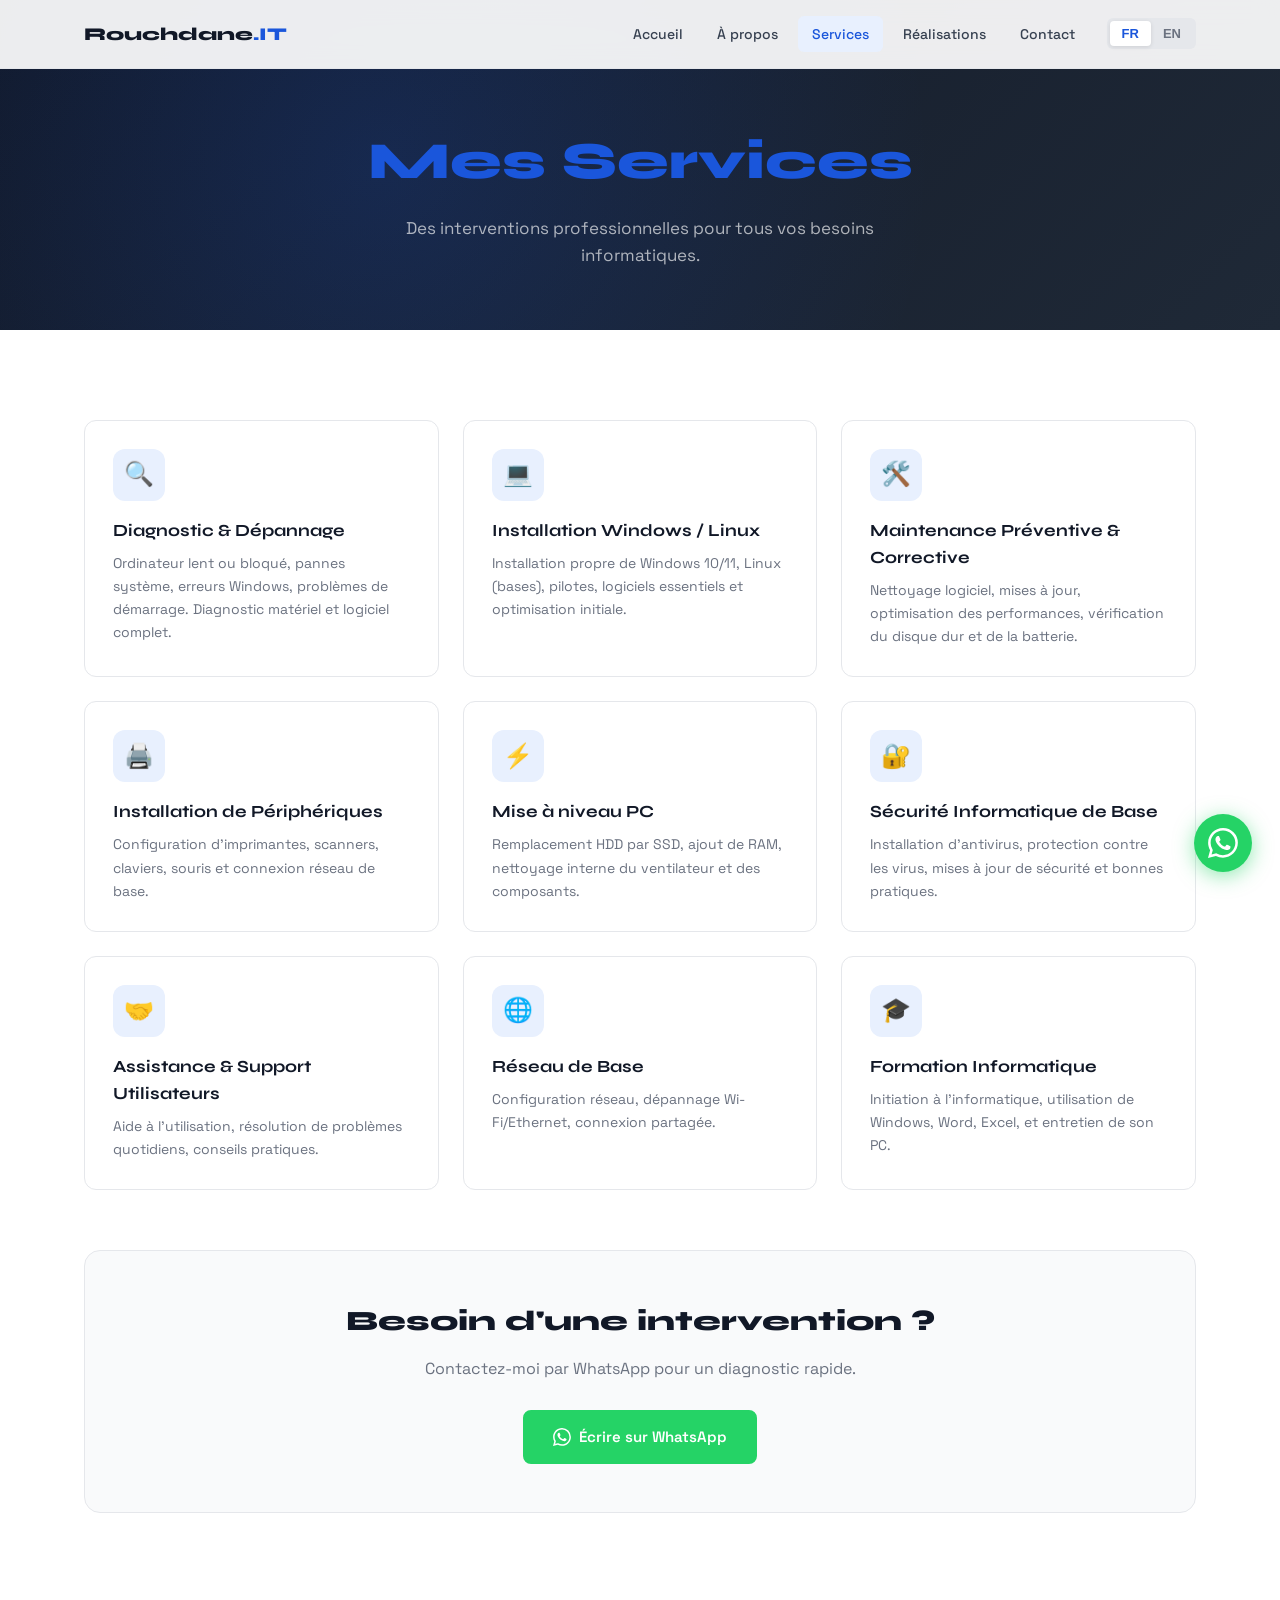
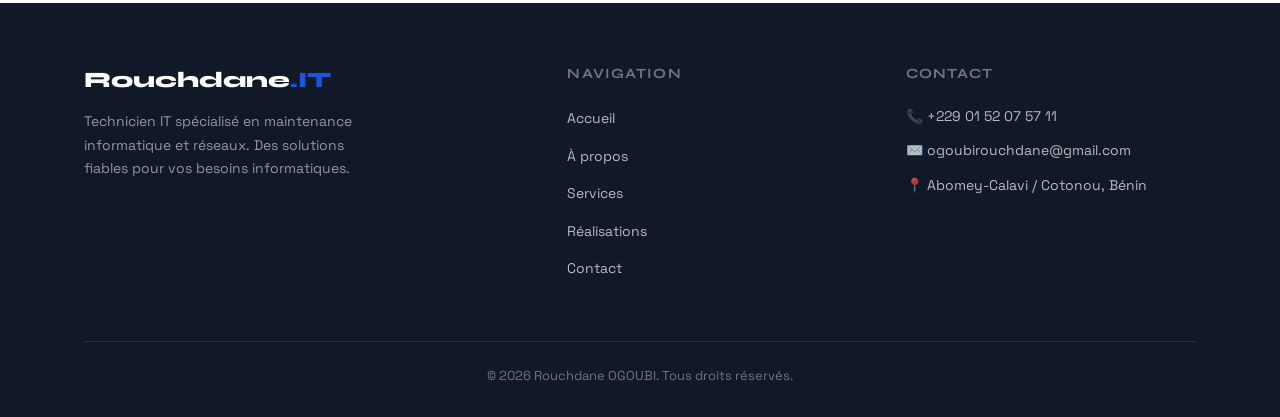
<file: services.html>
<!DOCTYPE html>
<html lang="fr">
<head>
  <meta charset="UTF-8" />
  <meta name="viewport" content="width=device-width, initial-scale=1.0" />
  <title>Services — Rouchdane OGOUBI</title>
  <link rel="stylesheet" href="style.css" />
</head>
<body>

<nav class="navbar">
  <div class="container nav-inner">
    <a href="index.html" class="nav-logo">Rouchdane<span>.IT</span></a>
    <div class="nav-links">
      <a href="index.html"     data-i18n="nav_home">Accueil</a>
      <a href="about.html"     data-i18n="nav_about">À propos</a>
      <a href="services.html"  data-i18n="nav_services">Services</a>
      <a href="portfolio.html" data-i18n="nav_portfolio">Réalisations</a>
      <a href="contact.html"   data-i18n="nav_contact">Contact</a>
      <div class="lang-switch">
        <button class="lang-btn active" data-lang="fr">FR</button>
        <button class="lang-btn" data-lang="en">EN</button>
      </div>
    </div>
    <div class="hamburger"><span></span><span></span><span></span></div>
  </div>
  <div class="mobile-menu">
    <a href="index.html"     data-i18n="nav_home">Accueil</a>
    <a href="about.html"     data-i18n="nav_about">À propos</a>
    <a href="services.html"  data-i18n="nav_services">Services</a>
    <a href="portfolio.html" data-i18n="nav_portfolio">Réalisations</a>
    <a href="contact.html"   data-i18n="nav_contact">Contact</a>
    <div class="lang-switch" style="margin-top:12px;">
      <button class="lang-btn active" data-lang="fr">FR</button>
      <button class="lang-btn" data-lang="en">EN</button>
    </div>
  </div>
</nav>

<div class="page-hero">
  <h1><span data-i18n="page_services_h">Mes Services</span></h1>
  <p data-i18n="page_services_p">Des interventions professionnelles pour tous vos besoins informatiques.</p>
</div>

<section class="section">
  <div class="container">
    <div class="services-grid">
      <div class="service-card fade-up">
        <div class="service-icon">🔍</div>
        <h3 data-i18n="s1_title">Diagnostic & Dépannage</h3>
        <p data-i18n="s1_desc">Ordinateur lent ou bloqué, pannes système, erreurs Windows, problèmes de démarrage. Diagnostic matériel et logiciel complet.</p>
      </div>
      <div class="service-card fade-up">
        <div class="service-icon">💻</div>
        <h3 data-i18n="s2_title">Installation Windows / Linux</h3>
        <p data-i18n="s2_desc">Installation propre de Windows 10/11, Linux (bases), pilotes, logiciels essentiels et optimisation initiale.</p>
      </div>
      <div class="service-card fade-up">
        <div class="service-icon">🛠️</div>
        <h3 data-i18n="s3_title">Maintenance Préventive & Corrective</h3>
        <p data-i18n="s3_desc">Nettoyage logiciel, mises à jour, optimisation des performances, vérification du disque dur et de la batterie.</p>
      </div>
      <div class="service-card fade-up">
        <div class="service-icon">🖨️</div>
        <h3 data-i18n="s4_title">Installation de Périphériques</h3>
        <p data-i18n="s4_desc">Configuration d'imprimantes, scanners, claviers, souris et connexion réseau de base.</p>
      </div>
      <div class="service-card fade-up">
        <div class="service-icon">⚡</div>
        <h3 data-i18n="s5_title">Mise à niveau PC</h3>
        <p data-i18n="s5_desc">Remplacement HDD par SSD, ajout de RAM, nettoyage interne du ventilateur et des composants.</p>
      </div>
      <div class="service-card fade-up">
        <div class="service-icon">🔐</div>
        <h3 data-i18n="s6_title">Sécurité Informatique de Base</h3>
        <p data-i18n="s6_desc">Installation d'antivirus, protection contre les virus, mises à jour de sécurité et bonnes pratiques.</p>
      </div>
      <div class="service-card fade-up">
        <div class="service-icon">🤝</div>
        <h3 data-i18n="s7_title">Assistance & Support Utilisateurs</h3>
        <p data-i18n="s7_desc">Aide à l'utilisation, résolution de problèmes quotidiens, conseils pratiques.</p>
      </div>
      <div class="service-card fade-up">
        <div class="service-icon">🌐</div>
        <h3 data-i18n="s8_title">Réseau de Base</h3>
        <p data-i18n="s8_desc">Configuration réseau, dépannage Wi-Fi/Ethernet, connexion partagée.</p>
      </div>
      <div class="service-card fade-up">
        <div class="service-icon">🎓</div>
        <h3 data-i18n="s9_title">Formation Informatique</h3>
        <p data-i18n="s9_desc">Initiation à l'informatique, utilisation de Windows, Word, Excel, et entretien de son PC.</p>
      </div>
    </div>

    <!-- CTA -->
    <div style="text-align:center;margin-top:60px;padding:48px 32px;background:var(--off-white);border-radius:16px;border:1px solid var(--gray-light);" class="fade-up">
      <h2 style="font-family:var(--font-head);font-size:28px;font-weight:800;margin-bottom:12px;" data-i18n="cta_title">Besoin d'une intervention ?</h2>
      <p style="color:var(--gray-mid);font-size:16px;margin-bottom:28px;" data-i18n="cta_desc">Contactez-moi par WhatsApp pour un diagnostic rapide.</p>
      <a href="https://wa.me/2290152075711" target="_blank" class="btn btn-wa">
        <svg xmlns="http://www.w3.org/2000/svg" width="18" height="18" fill="currentColor" viewBox="0 0 16 16"><path d="M13.601 2.326A7.85 7.85 0 0 0 7.994 0C3.627 0 .068 3.558.064 7.926c0 1.399.366 2.76 1.057 3.965L0 16l4.204-1.102a7.9 7.9 0 0 0 3.79.965h.004c4.368 0 7.926-3.558 7.93-7.93A7.9 7.9 0 0 0 13.6 2.326zM7.994 14.521a6.6 6.6 0 0 1-3.356-.92l-.24-.144-2.494.654.666-2.433-.156-.251a6.56 6.56 0 0 1-1.007-3.505c0-3.626 2.957-6.584 6.591-6.584a6.56 6.56 0 0 1 4.66 1.931 6.56 6.56 0 0 1 1.928 4.66c-.004 3.639-2.961 6.592-6.592 6.592m3.615-4.934c-.197-.099-1.17-.578-1.353-.646-.182-.065-.315-.099-.445.099-.133.197-.513.646-.627.775-.114.133-.232.148-.43.05-.197-.1-.836-.308-1.592-.985-.59-.525-.985-1.175-1.103-1.372-.114-.198-.011-.304.088-.403.087-.088.197-.232.296-.346.1-.114.133-.198.198-.33.065-.134.034-.248-.015-.347-.05-.099-.445-1.076-.612-1.47-.16-.389-.323-.335-.445-.34-.114-.007-.247-.007-.38-.007a.73.73 0 0 0-.529.247c-.182.198-.691.677-.691 1.654s.71 1.916.81 2.049c.098.133 1.394 2.132 3.383 2.992.47.205.84.326 1.129.418.475.152.904.129 1.246.08.38-.058 1.171-.48 1.338-.943.164-.464.164-.86.114-.943-.049-.084-.182-.133-.38-.232"/></svg>
        <span data-i18n="cta_btn">Écrire sur WhatsApp</span>
      </a>
    </div>
  </div>
</section>

<footer class="footer">
  <div class="container">
    <div class="footer-grid">
      <div class="footer-brand">
        <div class="footer-logo">Rouchdane<span>.IT</span></div>
        <p data-i18n="footer_desc">Technicien IT spécialisé en maintenance informatique et réseaux.</p>
      </div>
      <div>
        <div class="footer-heading" data-i18n="footer_nav">Navigation</div>
        <ul class="footer-links">
          <li><a href="index.html" data-i18n="nav_home">Accueil</a></li>
          <li><a href="about.html" data-i18n="nav_about">À propos</a></li>
          <li><a href="services.html" data-i18n="nav_services">Services</a></li>
          <li><a href="portfolio.html" data-i18n="nav_portfolio">Réalisations</a></li>
          <li><a href="contact.html" data-i18n="nav_contact">Contact</a></li>
        </ul>
      </div>
      <div>
        <div class="footer-heading" data-i18n="footer_contact">Contact</div>
        <ul class="footer-contact">
          <li>📞 +229 01 52 07 57 11</li>
          <li>✉️ ogoubirouchdane@gmail.com</li>
          <li>📍 Abomey-Calavi / Cotonou, Bénin</li>
        </ul>
      </div>
    </div>
    <div class="footer-bottom">
      <p data-i18n="footer_copy">© 2026 Rouchdane OGOUBI. Tous droits réservés.</p>
    </div>
  </div>
</footer>

<a class="wa-float" href="https://wa.me/2290152075711" target="_blank">
  <svg xmlns="http://www.w3.org/2000/svg" viewBox="0 0 16 16"><path d="M13.601 2.326A7.85 7.85 0 0 0 7.994 0C3.627 0 .068 3.558.064 7.926c0 1.399.366 2.76 1.057 3.965L0 16l4.204-1.102a7.9 7.9 0 0 0 3.79.965h.004c4.368 0 7.926-3.558 7.93-7.93A7.9 7.9 0 0 0 13.6 2.326zM7.994 14.521a6.6 6.6 0 0 1-3.356-.92l-.24-.144-2.494.654.666-2.433-.156-.251a6.56 6.56 0 0 1-1.007-3.505c0-3.626 2.957-6.584 6.591-6.584a6.56 6.56 0 0 1 4.66 1.931 6.56 6.56 0 0 1 1.928 4.66c-.004 3.639-2.961 6.592-6.592 6.592m3.615-4.934c-.197-.099-1.17-.578-1.353-.646-.182-.065-.315-.099-.445.099-.133.197-.513.646-.627.775-.114.133-.232.148-.43.05-.197-.1-.836-.308-1.592-.985-.59-.525-.985-1.175-1.103-1.372-.114-.198-.011-.304.088-.403.087-.088.197-.232.296-.346.1-.114.133-.198.198-.33.065-.134.034-.248-.015-.347-.05-.099-.445-1.076-.612-1.47-.16-.389-.323-.335-.445-.34-.114-.007-.247-.007-.38-.007a.73.73 0 0 0-.529.247c-.182.198-.691.677-.691 1.654s.71 1.916.81 2.049c.098.133 1.394 2.132 3.383 2.992.47.205.84.326 1.129.418.475.152.904.129 1.246.08.38-.058 1.171-.48 1.338-.943.164-.464.164-.86.114-.943-.049-.084-.182-.133-.38-.232"/></svg>
</a>
<script src="script.js"></script>
</body>
</html>
</file>
<file: style.css>
/* ============================================
   ROUCHDANE OGOUBI — IT Portfolio
   style.css
   ============================================ */

@import url('https://fonts.googleapis.com/css2?family=Space+Grotesk:wght@300;400;500;600;700&family=Syne:wght@400;600;700;800&display=swap');

/* ---------- CSS Variables ---------- */
:root {
  --blue:        #1a56db;
  --blue-dark:   #1043b0;
  --blue-light:  #e8f0fe;
  --blue-glow:   rgba(26, 86, 219, 0.15);
  --dark:        #111827;
  --dark2:       #1f2937;
  --gray:        #374151;
  --gray-mid:    #6b7280;
  --gray-light:  #e5e7eb;
  --white:       #ffffff;
  --off-white:   #f9fafb;
  --accent:      #06b6d4;
  --font-head:   'Syne', sans-serif;
  --font-body:   'Space Grotesk', sans-serif;
  --radius:      12px;
  --shadow:      0 4px 24px rgba(0,0,0,0.08);
  --shadow-lg:   0 8px 40px rgba(0,0,0,0.14);
  --trans:       0.3s ease;
}

/* ---------- Reset ---------- */
*, *::before, *::after { box-sizing: border-box; margin: 0; padding: 0; }
html { scroll-behavior: smooth; font-size: 16px; }
body {
  font-family: var(--font-body);
  background: var(--white);
  color: var(--dark);
  line-height: 1.6;
  overflow-x: hidden;
}
a { text-decoration: none; color: inherit; }
img { max-width: 100%; display: block; }
ul { list-style: none; }

/* ---------- Utility ---------- */
.container { max-width: 1160px; margin: 0 auto; padding: 0 24px; }
.section    { padding: 90px 0; }
.section-alt { background: var(--off-white); }
.section-dark { background: var(--dark); color: var(--white); }

.tag {
  display: inline-block;
  font-size: 12px;
  font-weight: 600;
  letter-spacing: .1em;
  text-transform: uppercase;
  color: var(--blue);
  background: var(--blue-light);
  padding: 4px 12px;
  border-radius: 20px;
  margin-bottom: 12px;
}
.section-title {
  font-family: var(--font-head);
  font-size: clamp(28px, 4vw, 40px);
  font-weight: 800;
  color: var(--dark);
  margin-bottom: 16px;
  line-height: 1.15;
}
.section-title span { color: var(--blue); }
.section-sub {
  font-size: 17px;
  color: var(--gray-mid);
  max-width: 580px;
  margin-bottom: 48px;
  line-height: 1.7;
}
.btn {
  display: inline-flex;
  align-items: center;
  gap: 8px;
  padding: 13px 28px;
  border-radius: 8px;
  font-family: var(--font-body);
  font-size: 15px;
  font-weight: 600;
  cursor: pointer;
  border: 2px solid transparent;
  transition: var(--trans);
}
.btn-primary {
  background: var(--blue);
  color: var(--white);
}
.btn-primary:hover {
  background: var(--blue-dark);
  transform: translateY(-2px);
  box-shadow: 0 6px 20px rgba(26,86,219,.35);
}
.btn-outline {
  background: transparent;
  color: var(--blue);
  border-color: var(--blue);
}
.btn-outline:hover {
  background: var(--blue);
  color: var(--white);
  transform: translateY(-2px);
}
.btn-wa {
  background: #25D366;
  color: var(--white);
  border-color: #25D366;
}
.btn-wa:hover {
  background: #1ebe5d;
  transform: translateY(-2px);
  box-shadow: 0 6px 20px rgba(37,211,102,.35);
}

/* ---------- Navbar ---------- */
.navbar {
  position: fixed;
  top: 0; left: 0; right: 0;
  z-index: 999;
  background: rgba(255,255,255,.92);
  backdrop-filter: blur(12px);
  border-bottom: 1px solid var(--gray-light);
  transition: var(--trans);
}
.navbar.scrolled {
  box-shadow: var(--shadow);
}
.nav-inner {
  display: flex;
  align-items: center;
  justify-content: space-between;
  height: 68px;
}
.nav-logo {
  font-family: var(--font-head);
  font-size: 18px;
  font-weight: 800;
  color: var(--dark);
}
.nav-logo span { color: var(--blue); }
.nav-links {
  display: flex;
  align-items: center;
  gap: 6px;
}
.nav-links a {
  font-size: 14px;
  font-weight: 500;
  padding: 7px 14px;
  border-radius: 6px;
  color: var(--gray);
  transition: var(--trans);
}
.nav-links a:hover, .nav-links a.active {
  color: var(--blue);
  background: var(--blue-light);
}
.lang-switch {
  display: flex;
  background: var(--gray-light);
  border-radius: 6px;
  padding: 3px;
  margin-left: 12px;
}
.lang-btn {
  background: none;
  border: none;
  padding: 5px 12px;
  border-radius: 4px;
  font-size: 13px;
  font-weight: 700;
  cursor: pointer;
  transition: var(--trans);
  color: var(--gray-mid);
}
.lang-btn.active {
  background: var(--white);
  color: var(--blue);
  box-shadow: 0 1px 4px rgba(0,0,0,.1);
}
.hamburger {
  display: none;
  flex-direction: column;
  gap: 5px;
  cursor: pointer;
  padding: 8px;
}
.hamburger span {
  display: block;
  width: 24px; height: 2px;
  background: var(--dark);
  border-radius: 2px;
  transition: var(--trans);
}
.mobile-menu {
  display: none;
  flex-direction: column;
  padding: 16px 24px 20px;
  border-top: 1px solid var(--gray-light);
}
.mobile-menu.open { display: flex; }
.mobile-menu a {
  font-size: 15px;
  font-weight: 500;
  padding: 12px 0;
  color: var(--gray);
  border-bottom: 1px solid var(--gray-light);
}
.mobile-menu a:last-child { border-bottom: none; }

/* ---------- Hero ---------- */
.hero {
  min-height: 100vh;
  display: flex;
  align-items: center;
  background: linear-gradient(135deg, #f0f4ff 0%, #ffffff 60%, #e8f7ff 100%);
  padding-top: 68px;
  position: relative;
  overflow: hidden;
}
.hero::before {
  content: '';
  position: absolute;
  top: -200px; right: -200px;
  width: 600px; height: 600px;
  background: radial-gradient(circle, rgba(26,86,219,.08) 0%, transparent 70%);
  border-radius: 50%;
}
.hero::after {
  content: '';
  position: absolute;
  bottom: -100px; left: -100px;
  width: 400px; height: 400px;
  background: radial-gradient(circle, rgba(6,182,212,.07) 0%, transparent 70%);
  border-radius: 50%;
}
.hero-grid {
  display: grid;
  grid-template-columns: 1fr 1fr;
  gap: 64px;
  align-items: center;
  position: relative;
  z-index: 1;
}
.hero-badge {
  display: inline-flex;
  align-items: center;
  gap: 8px;
  background: var(--white);
  border: 1px solid var(--blue-light);
  padding: 8px 16px;
  border-radius: 40px;
  font-size: 13px;
  font-weight: 600;
  color: var(--blue);
  margin-bottom: 20px;
  box-shadow: var(--shadow);
  white-space: nowrap;
  position: relative;
  z-index: 1;
}
.hero-badge span { width: 8px; height: 8px; background: #22c55e; border-radius: 50%; animation: pulse 2s infinite; }
@keyframes pulse { 0%,100%{opacity:1} 50%{opacity:.4} }
.hero-name {
  font-family: var(--font-head);
  font-size: clamp(28px, 5vw, 58px);
  font-weight: 800;
  line-height: 1.1;
  color: var(--dark);
  margin-bottom: 12px;
}
.hero-name span { color: var(--blue); }
.hero-title {
  font-size: 17px;
  font-weight: 500;
  color: var(--gray-mid);
  margin-bottom: 20px;
}
.hero-slogan {
  font-size: 18px;
  font-weight: 600;
  color: var(--gray);
  margin-bottom: 18px;
  font-style: italic;
  border-left: 3px solid var(--blue);
  padding-left: 16px;
}
.hero-desc {
  font-size: 16px;
  color: var(--gray);
  line-height: 1.8;
  margin-bottom: 36px;
}
.hero-btns {
  display: flex;
  gap: 14px;
  flex-wrap: wrap;
}
.hero-stats {
  display: flex;
  gap: 32px;
  margin-top: 48px;
}
.stat-item { text-align: center; }
.stat-num {
  font-family: var(--font-head);
  font-size: 28px;
  font-weight: 800;
  color: var(--blue);
  display: block;
}
.stat-label { font-size: 12px; color: var(--gray-mid); font-weight: 500; }
.hero-visual {
  display: flex;
  justify-content: center;
  align-items: center;
}
.hero-card {
  background: var(--white);
  border-radius: 20px;
  box-shadow: var(--shadow-lg);
  overflow: hidden;
  width: 100%;
  max-width: 400px;
  border: 1px solid var(--gray-light);
}
.hero-img-wrap {
  width: 100%;
  height: 300px;
  background: linear-gradient(135deg, var(--blue-light), #dbeafe);
  display: flex;
  align-items: center;
  justify-content: center;
  position: relative;
  overflow: hidden;
}
.hero-img-wrap img {
  width: 100%; height: 100%;
  object-fit: cover;
}
.hero-img-placeholder {
  display: flex;
  flex-direction: column;
  align-items: center;
  gap: 12px;
  color: var(--blue);
}
.hero-img-placeholder svg { width: 80px; height: 80px; opacity: .5; }
.hero-img-placeholder p { font-size: 13px; font-weight: 600; opacity: .6; }
.hero-card-info {
  padding: 20px 24px;
}
.hero-card-info h3 {
  font-family: var(--font-head);
  font-size: 18px;
  font-weight: 700;
  color: var(--dark);
}
.hero-card-info p { font-size: 13px; color: var(--gray-mid); margin-top: 4px; }
.hero-card-skills {
  display: flex;
  flex-wrap: wrap;
  gap: 6px;
  margin-top: 14px;
}
.skill-chip {
  background: var(--blue-light);
  color: var(--blue);
  font-size: 11px;
  font-weight: 600;
  padding: 4px 10px;
  border-radius: 20px;
}

/* ---------- Services ---------- */
.services-grid {
  display: grid;
  grid-template-columns: repeat(auto-fill, minmax(280px, 1fr));
  gap: 24px;
}
.service-card {
  background: var(--white);
  border: 1px solid var(--gray-light);
  border-radius: var(--radius);
  padding: 28px;
  transition: var(--trans);
  position: relative;
  overflow: hidden;
}
.service-card::before {
  content: '';
  position: absolute;
  top: 0; left: 0;
  width: 4px; height: 100%;
  background: var(--blue);
  transform: scaleY(0);
  transition: var(--trans);
}
.service-card:hover {
  transform: translateY(-4px);
  box-shadow: var(--shadow-lg);
  border-color: var(--blue);
}
.service-card:hover::before { transform: scaleY(1); }
.service-icon {
  width: 52px; height: 52px;
  background: var(--blue-light);
  border-radius: 12px;
  display: flex;
  align-items: center;
  justify-content: center;
  font-size: 24px;
  margin-bottom: 16px;
}
.service-card h3 {
  font-family: var(--font-head);
  font-size: 17px;
  font-weight: 700;
  color: var(--dark);
  margin-bottom: 8px;
}
.service-card p { font-size: 14px; color: var(--gray-mid); line-height: 1.65; }

/* ---------- About ---------- */
.about-grid {
  display: grid;
  grid-template-columns: 1fr 1.4fr;
  gap: 64px;
  align-items: start;
}
.about-img-wrap {
  border-radius: 16px;
  overflow: hidden;
  background: linear-gradient(135deg, var(--blue-light), #dbeafe);
  height: 480px;
  display: flex;
  align-items: center;
  justify-content: center;
  position: relative;
}
.about-img-wrap img { width: 100%; height: 100%; object-fit: cover; object-position: top center; }
.about-img-placeholder {
  display: flex;
  flex-direction: column;
  align-items: center;
  gap: 16px;
  color: var(--blue);
  opacity: .5;
}
.about-img-placeholder svg { width: 100px; height: 100px; }
.about-badge {
  position: absolute;
  bottom: 20px; right: 20px;
  background: var(--white);
  border-radius: var(--radius);
  padding: 12px 16px;
  box-shadow: var(--shadow);
  display: flex;
  align-items: center;
  gap: 10px;
  font-size: 13px;
  font-weight: 600;
  color: var(--dark);
}
.about-badge .dot { width: 10px; height: 10px; background: #22c55e; border-radius: 50%; }
.about-content p {
  font-size: 16px;
  color: var(--gray);
  line-height: 1.8;
  margin-bottom: 20px;
}
.skills-list {
  display: flex;
  flex-wrap: wrap;
  gap: 10px;
  margin-top: 28px;
  margin-bottom: 32px;
}
.skill-tag {
  background: var(--off-white);
  border: 1px solid var(--gray-light);
  border-radius: 8px;
  padding: 7px 14px;
  font-size: 13px;
  font-weight: 600;
  color: var(--gray);
}
.timeline {
  border-left: 2px solid var(--blue-light);
  padding-left: 24px;
  margin-top: 32px;
}
.tl-item {
  position: relative;
  margin-bottom: 28px;
}
.tl-item::before {
  content: '';
  position: absolute;
  left: -30px; top: 5px;
  width: 10px; height: 10px;
  background: var(--blue);
  border-radius: 50%;
  border: 2px solid var(--white);
  box-shadow: 0 0 0 3px var(--blue-light);
}
.tl-date {
  font-size: 12px;
  font-weight: 600;
  color: var(--blue);
  letter-spacing: .05em;
  text-transform: uppercase;
  margin-bottom: 4px;
}
.tl-item h4 {
  font-family: var(--font-head);
  font-size: 16px;
  font-weight: 700;
  color: var(--dark);
  margin-bottom: 2px;
}
.tl-item p { font-size: 14px; color: var(--gray-mid); }

/* ---------- Portfolio ---------- */
.portfolio-grid {
  display: grid;
  grid-template-columns: repeat(auto-fill, minmax(300px, 1fr));
  gap: 24px;
}
.portfolio-card {
  background: var(--white);
  border: 1px solid var(--gray-light);
  border-radius: var(--radius);
  overflow: hidden;
  transition: var(--trans);
}
.portfolio-card:hover {
  transform: translateY(-4px);
  box-shadow: var(--shadow-lg);
}
.portfolio-img {
  width: 100%; height: 200px;
  background: linear-gradient(135deg, var(--blue-light), #bfdbfe);
  display: flex;
  align-items: center;
  justify-content: center;
  font-size: 48px;
  position: relative;
  overflow: hidden;
}
.portfolio-img img { width: 100%; height: 100%; object-fit: cover; }
.portfolio-body { padding: 20px 22px; }
.portfolio-type {
  font-size: 11px;
  font-weight: 700;
  letter-spacing: .08em;
  text-transform: uppercase;
  color: var(--blue);
  margin-bottom: 8px;
}
.portfolio-body h3 {
  font-family: var(--font-head);
  font-size: 17px;
  font-weight: 700;
  color: var(--dark);
  margin-bottom: 10px;
}
.portfolio-row {
  display: grid;
  grid-template-columns: 1fr 1fr;
  gap: 10px;
  margin-top: 12px;
}
.portfolio-detail { background: var(--off-white); border-radius: 8px; padding: 10px 12px; }
.portfolio-detail span {
  display: block;
  font-size: 11px;
  font-weight: 700;
  text-transform: uppercase;
  color: var(--gray-mid);
  margin-bottom: 2px;
}
.portfolio-detail p { font-size: 13px; color: var(--gray); font-weight: 500; }
.portfolio-result {
  background: #f0fdf4;
  border: 1px solid #bbf7d0;
  border-radius: 8px;
  padding: 10px 12px;
  margin-top: 10px;
  font-size: 13px;
  color: #16a34a;
  font-weight: 600;
}
.portfolio-result::before { content: '✓  '; }

/* ---------- Why Choose ---------- */
.why-grid {
  display: grid;
  grid-template-columns: repeat(auto-fill, minmax(220px, 1fr));
  gap: 24px;
}
.why-card {
  text-align: center;
  padding: 32px 20px;
}
.why-icon {
  font-size: 36px;
  margin-bottom: 12px;
  display: block;
}
.why-card h3 {
  font-family: var(--font-head);
  font-size: 16px;
  font-weight: 700;
  color: var(--white);
  margin-bottom: 8px;
}
.why-card p { font-size: 14px; color: rgba(255,255,255,.65); line-height: 1.65; }

/* ---------- Contact ---------- */
.contact-grid {
  display: grid;
  grid-template-columns: 1fr 1.4fr;
  gap: 48px;
  align-items: start;
}
.contact-info h2 {
  font-family: var(--font-head);
  font-size: 32px;
  font-weight: 800;
  color: var(--dark);
  margin-bottom: 16px;
}
.contact-info p { font-size: 16px; color: var(--gray-mid); margin-bottom: 36px; }
.contact-item {
  display: flex;
  align-items: center;
  gap: 16px;
  margin-bottom: 20px;
}
.contact-icon {
  width: 48px; height: 48px;
  background: var(--blue-light);
  border-radius: 10px;
  display: flex;
  align-items: center;
  justify-content: center;
  font-size: 22px;
  flex-shrink: 0;
}
.contact-item a { color: var(--gray); font-size: 15px; font-weight: 500; }
.contact-item a:hover { color: var(--blue); }
.contact-form {
  background: var(--off-white);
  border-radius: 16px;
  padding: 36px;
  border: 1px solid var(--gray-light);
}
.form-group { margin-bottom: 20px; }
.form-row { display: grid; grid-template-columns: 1fr 1fr; gap: 16px; }
label {
  display: block;
  font-size: 13px;
  font-weight: 600;
  color: var(--dark);
  margin-bottom: 6px;
}
input, textarea, select {
  width: 100%;
  padding: 12px 16px;
  border: 1.5px solid var(--gray-light);
  border-radius: 8px;
  font-family: var(--font-body);
  font-size: 14px;
  color: var(--dark);
  background: var(--white);
  transition: var(--trans);
  outline: none;
}
input:focus, textarea:focus {
  border-color: var(--blue);
  box-shadow: 0 0 0 3px var(--blue-glow);
}
textarea { resize: vertical; min-height: 130px; }
.map-placeholder {
  width: 100%;
  height: 220px;
  background: var(--gray-light);
  border-radius: 12px;
  display: flex;
  align-items: center;
  justify-content: center;
  font-size: 15px;
  font-weight: 600;
  color: var(--gray-mid);
  margin-top: 32px;
  overflow: hidden;
}

/* ---------- Footer ---------- */
.footer {
  background: var(--dark);
  color: var(--white);
  padding: 60px 0 30px;
}
.footer-grid {
  display: grid;
  grid-template-columns: 1.5fr 1fr 1fr;
  gap: 48px;
  margin-bottom: 48px;
}
.footer-logo {
  font-family: var(--font-head);
  font-size: 22px;
  font-weight: 800;
  margin-bottom: 12px;
}
.footer-logo span { color: var(--blue); }
.footer-brand p {
  font-size: 14px;
  color: rgba(255,255,255,.55);
  line-height: 1.7;
  max-width: 280px;
}
.footer-heading {
  font-family: var(--font-head);
  font-size: 14px;
  font-weight: 700;
  text-transform: uppercase;
  letter-spacing: .08em;
  color: rgba(255,255,255,.4);
  margin-bottom: 20px;
}
.footer-links li { margin-bottom: 12px; }
.footer-links a {
  font-size: 14px;
  color: rgba(255,255,255,.7);
  transition: var(--trans);
}
.footer-links a:hover { color: var(--blue); }
.footer-contact li {
  display: flex;
  align-items: center;
  gap: 10px;
  font-size: 14px;
  color: rgba(255,255,255,.7);
  margin-bottom: 12px;
}

/* ---- Footer bottom : centré ---- */
.footer-bottom {
  border-top: 1px solid rgba(255,255,255,.1);
  padding-top: 24px;
  display: flex;
  flex-direction: column;
  align-items: center;
  justify-content: center;
  text-align: center;
  gap: 8px;
}
.footer-bottom p { font-size: 13px; color: rgba(255,255,255,.4); }
.footer-bottom a { color: rgba(255,255,255,.6); transition: var(--trans); }
.footer-bottom a:hover { color: var(--blue); }

/* ---------- WhatsApp Float ---------- */
.wa-float {
  position: fixed;
  bottom: 28px; right: 28px;
  width: 58px; height: 58px;
  background: #25D366;
  border-radius: 50%;
  display: flex;
  align-items: center;
  justify-content: center;
  box-shadow: 0 4px 20px rgba(37,211,102,.5);
  z-index: 1000;
  transition: var(--trans);
  animation: wa-pop .5s ease .5s both;
}
@keyframes wa-pop { from {transform:scale(0);opacity:0} to {transform:scale(1);opacity:1} }
.wa-float:hover { transform: scale(1.1); box-shadow: 0 6px 28px rgba(37,211,102,.6); }
.wa-float svg { width: 30px; height: 30px; fill: white; }

/* ---------- Page Hero ---------- */
.page-hero {
  background: linear-gradient(135deg, var(--dark), var(--dark2));
  color: var(--white);
  padding: 120px 0 60px;
  text-align: center;
  position: relative;
  overflow: hidden;
}
.page-hero::before {
  content: '';
  position: absolute;
  inset: 0;
  background: radial-gradient(circle at 30% 50%, rgba(26,86,219,.2), transparent 60%);
}
.page-hero h1 {
  font-family: var(--font-head);
  font-size: clamp(32px, 5vw, 52px);
  font-weight: 800;
  margin-bottom: 12px;
  position: relative;
}
.page-hero h1 span { color: var(--blue); }
.page-hero p {
  font-size: 17px;
  color: rgba(255,255,255,.65);
  max-width: 500px;
  margin: 0 auto;
  position: relative;
}

/* ---------- Animations ---------- */
.fade-up {
  opacity: 0;
  transform: translateY(30px);
  transition: opacity .6s ease, transform .6s ease;
}
.fade-up.visible {
  opacity: 1;
  transform: translateY(0);
}

/* ============================================
   RESPONSIVE — Tablette & Mobile
   ============================================ */

/* Tablette (≤ 900px) */
@media (max-width: 900px) {
  .hero-grid        { grid-template-columns: 1fr; gap: 40px; }
  .about-grid       { grid-template-columns: 1fr; gap: 40px; }
  .contact-grid     { grid-template-columns: 1fr; }
  .hero-visual      { display: none; }
  .footer-grid      { grid-template-columns: 1fr 1fr; gap: 32px; }
  .hero-stats       { justify-content: flex-start; }

  .about-img-wrap   { height: 320px; }
}

/* Mobile (≤ 768px) */
@media (max-width: 768px) {
  /* Navbar */
  .nav-links, .lang-switch { display: none; }
  .hamburger { display: flex; }

  /* Sections */
  .section { padding: 56px 0; }

  /* Hero */
  .hero {
    min-height: auto;
    padding-top: 88px;
    padding-bottom: 56px;
  }
  .hero-name    { font-size: clamp(26px, 7vw, 38px); }
  .hero-title   { font-size: 15px; }
  .hero-slogan  { font-size: 15px; }
  .hero-desc    { font-size: 15px; margin-bottom: 28px; }
  .hero-btns    { flex-direction: column; }
  .hero-btns .btn { justify-content: center; width: 100%; }
  .hero-stats   { gap: 20px; flex-wrap: wrap; }
  .stat-num     { font-size: 24px; }

  /* Grilles */
  .services-grid    { grid-template-columns: 1fr; }
  .portfolio-grid   { grid-template-columns: 1fr; }
  .why-grid         { grid-template-columns: 1fr 1fr; gap: 16px; }
  .footer-grid      { grid-template-columns: 1fr; gap: 28px; }

  /* About */
  .about-img-wrap { height: 260px; }
  .about-badge    { font-size: 11px; padding: 8px 12px; }

  /* Portfolio */
  .portfolio-row  { grid-template-columns: 1fr; }

  /* Contact form */
  .form-row       { grid-template-columns: 1fr; }
  .contact-form   { padding: 24px 20px; }

  /* Footer */
  .footer         { padding: 44px 0 24px; }
  .footer-bottom  { gap: 6px; }
  .footer-bottom p { font-size: 12px; }

  /* Page hero */
  .page-hero      { padding: 100px 0 48px; }
  .page-hero h1   { font-size: clamp(26px, 7vw, 38px); }
  .page-hero p    { font-size: 15px; }
}

/* Petit mobile (≤ 480px) */
@media (max-width: 480px) {
  .container      { padding: 0 16px; }
  .section-title  { font-size: clamp(22px, 6vw, 30px); }
  .section-sub    { font-size: 15px; }

  .btn            { padding: 12px 20px; font-size: 14px; }

  .why-grid       { grid-template-columns: 1fr; }
  .hero-stats     { justify-content: space-between; }

  .service-card   { padding: 20px; }
  .service-icon   { width: 44px; height: 44px; font-size: 20px; }

  .portfolio-img  { height: 160px; }

  .wa-float       { bottom: 16px; right: 16px; width: 50px; height: 50px; }
  .wa-float svg   { width: 24px; height: 24px; }

  .contact-form   { padding: 20px 16px; }

  .footer-grid    { gap: 20px; }
  .footer-brand p { max-width: 100%; }
  .timeline       { padding-left: 18px; }
}

/* ---------- Notification Toast ---------- */
.toast {
  position: fixed;
  bottom: 100px; right: 28px;
  background: var(--dark);
  color: var(--white);
  padding: 14px 20px;
  border-radius: 10px;
  font-size: 14px;
  font-weight: 500;
  box-shadow: var(--shadow-lg);
  z-index: 9999;
  transform: translateX(200px);
  opacity: 0;
  transition: var(--trans);
  max-width: calc(100vw - 56px);
}
.toast.show { transform: translateX(0); opacity: 1; }
.toast.success { border-left: 4px solid #22c55e; }
</file>
